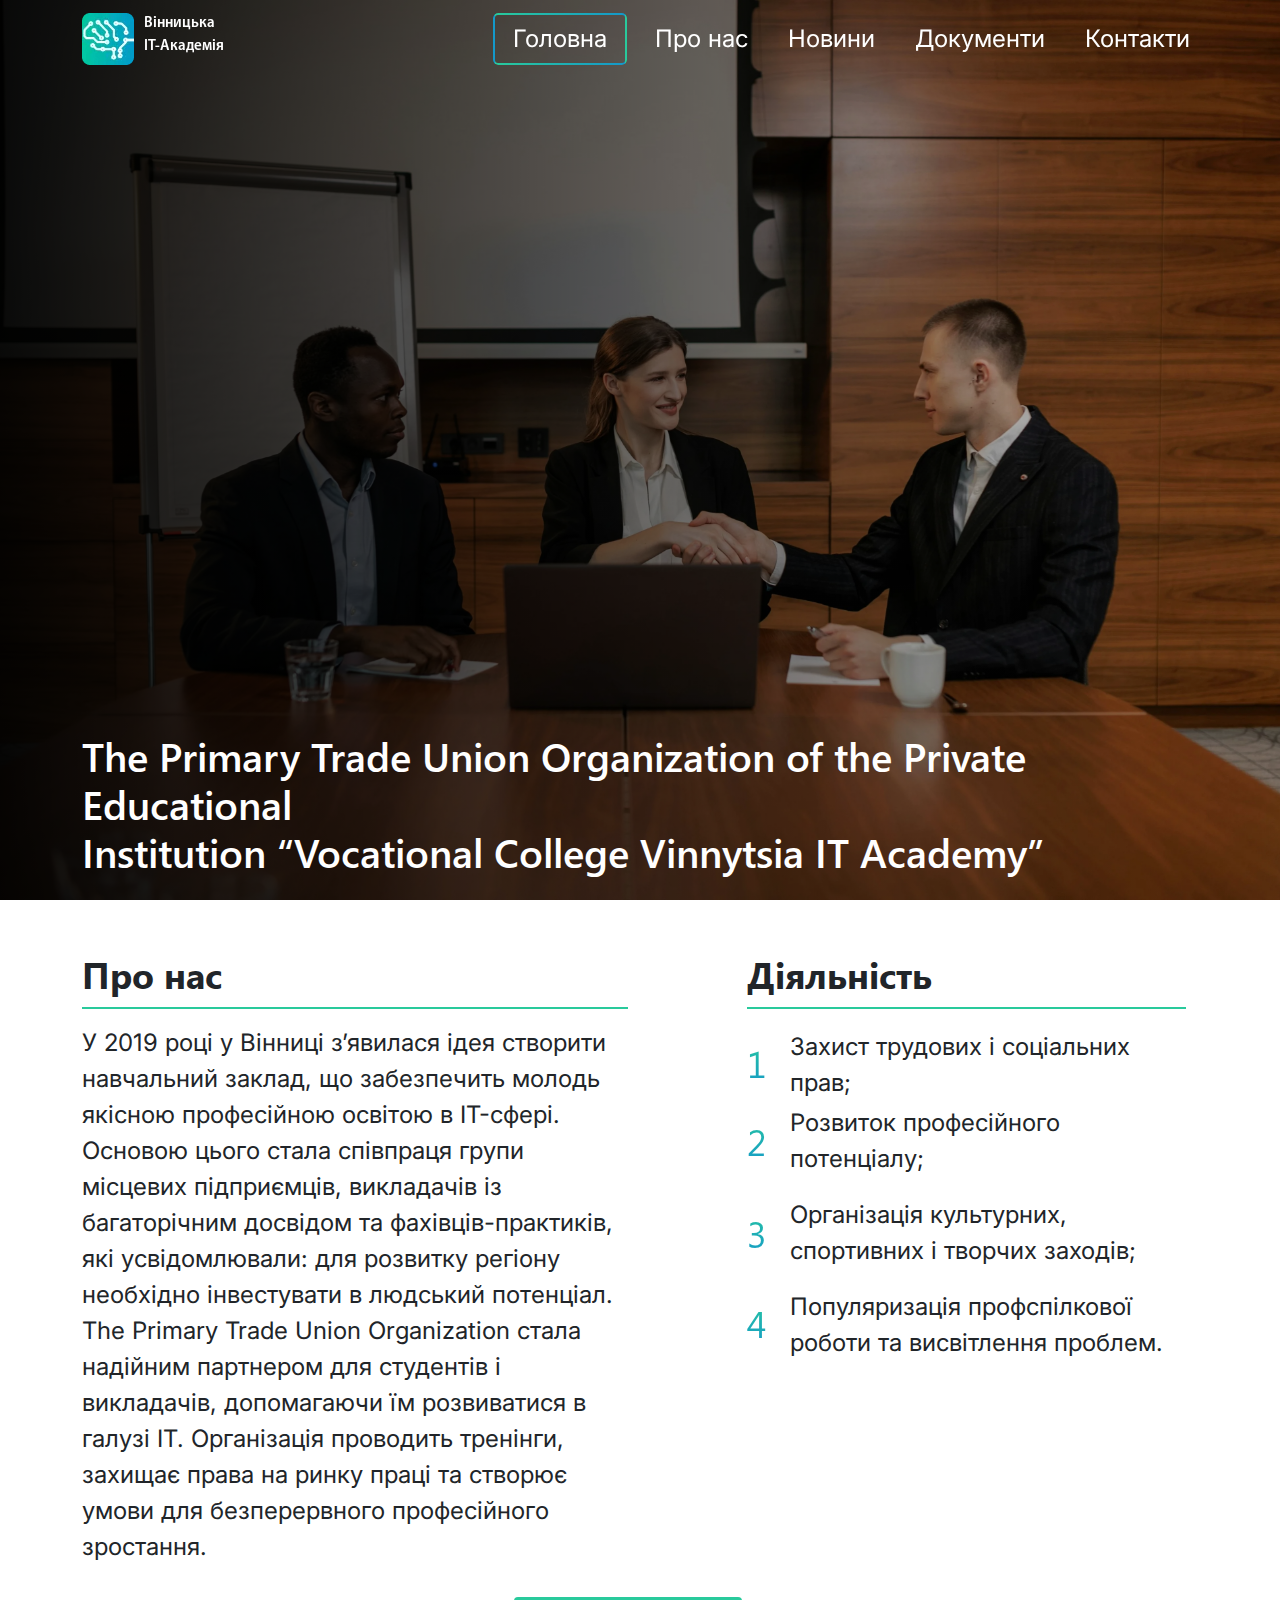
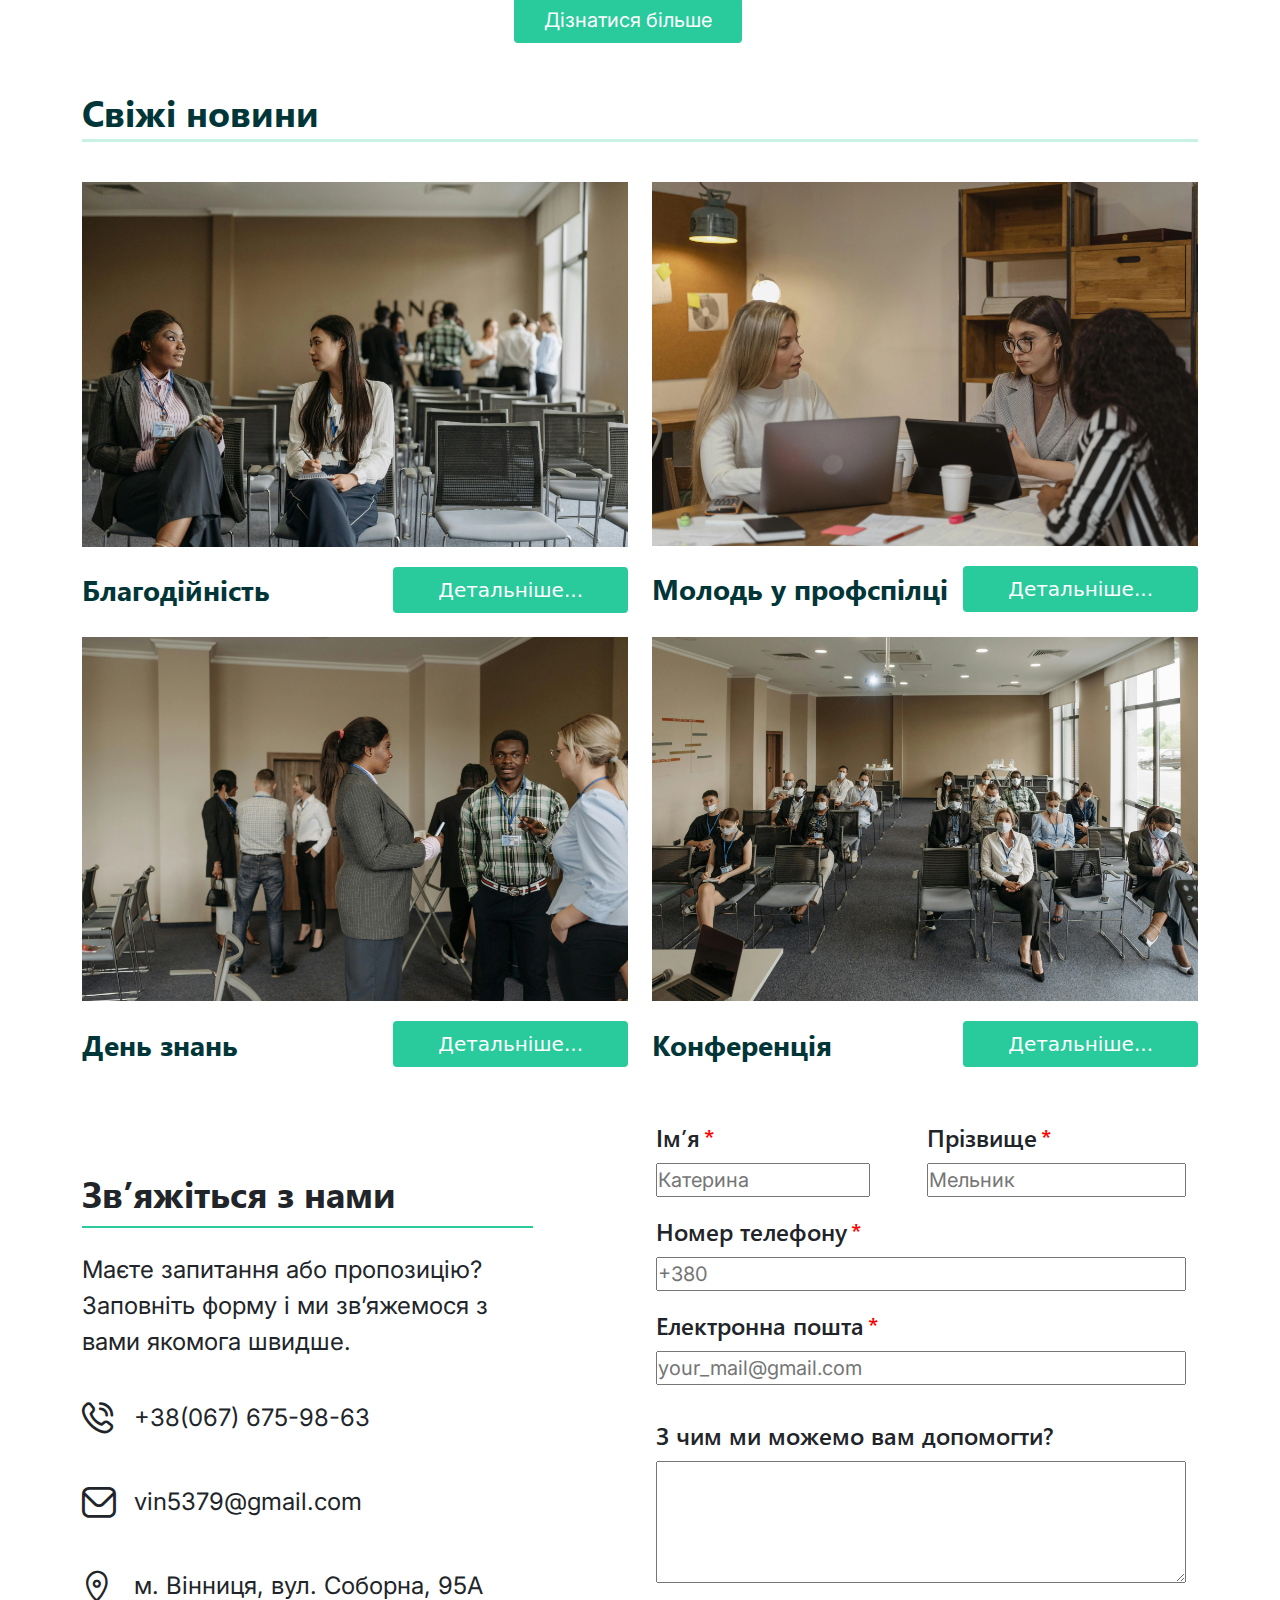
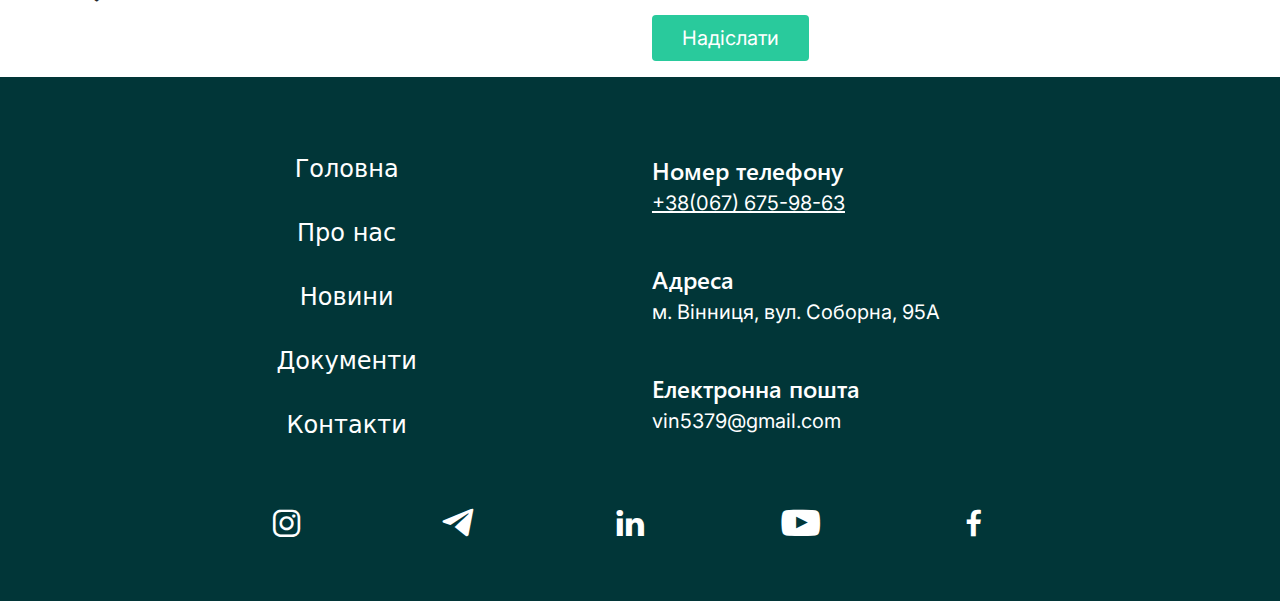
<file: index.html>
<!DOCTYPE html>
<html lang="uk">

<head>
    <meta charset="UTF-8">
    <meta http-equiv="X-UA-Compatible" content="IE=edge">
    <meta name="viewport" content="width=device-width, initial-scale=1.0">
    <title></title>
    <link href="https://cdn.jsdelivr.net/npm/bootstrap@5.3.3/dist/css/bootstrap.min.css" rel="stylesheet"
        integrity="sha384-QWTKZyjpPEjISv5WaRU9OFeRpok6YctnYmDr5pNlyT2bRjXh0JMhjY6hW+ALEwIH" crossorigin="anonymous">
    <link rel="stylesheet" href="src/css/icomoon.css">
    <link rel="stylesheet" href="src/css/style.css">
</head>

<body>
    <!--"header start"-->
    <header id="header">
        <section class="intro">

            <nav class="navbar navbar-expand-lg fixed-top navbsr-scrolled">
                <div class="container container-xl">
                    <a class="navbar-brand d-flex flex-row" href="#">
                        <img class="headerLogo" src="./src/images/LogoMark.webp" alt="Вінницька IT-Академія"
                            width="132">
                        <span class="headerLogoText d-flex flex-column">
                            <span>Вінницька</span>
                            <span>IT-Академія</span>
                        </span>
                    </a>
                    <button class="navbar-toggler" type="button" data-bs-toggle="collapse" data-bs-target="#navbarNav">
                        <span class="navbarTogglerIcon">
                            <span class="headerLine"></span>
                            <span class="headerLine"></span>
                            <span class="headerLine"></span>
                        </span>
                    </button>
                    <div class="collapse text-center navbar-collapse" id="navbarNav">
                        <ul class="navbar-nav ms-auto gap-4">
                            <li class="nav-item"><a href="./" class="nav-link text-white active">Головна</a></li>
                            <li class="nav-item"><a href="./about" class="nav-link text-white">Про нас</a></li>
                            <li class="nav-item"><a href="./all_news" class="nav-link text-white">Новини</a></li>
                            <li class="nav-item"><a href="./doc" class="nav-link text-white">Документи</a></li>
                            <li class="nav-item"><a href="./contact" class="nav-link text-white">Контакти</a></li>
                        </ul>
                    </div>
                </div>
            </nav>
            <div
                class="headerTitle container container-xl d-flex flex-column align-items-center justify-content-end text-white min-vh-100 pb-3">
                <h1 class="primary w-100">
                    The Primary Trade Union Organization of the Private Educational<br>
                    Institution “Vocational College Vinnytsia IT Academy”
                </h1>
            </div>
        </section>
    </header>

    <!--"about us section start"-->
    <div class="about_us container container-xl pt-5">
        <div class="row">
            <div class="col-lg-6 col-md-12 ps-4 pe-4">
                <div class="row">
                    <p class="aboutUsTitleFont aboutUsUnderline ps-0 ">Про нас</p>
                </div>
                <div class="row">
                    <p class="aboutUsContentFont ps-0">У 2019 році у Вінниці з’явилася ідея створити навчальний заклад,
                        що забезпечить молодь якісною
                        професійною освітою в IT-сфері. Основою цього стала співпраця групи місцевих підприємців,
                        викладачів із багаторічним досвідом та фахівців-практиків,
                        які усвідомлювали: для розвитку регіону необхідно інвестувати в людський потенціал.
                        The Primary Trade Union Organization стала надійним партнером для студентів і викладачів,
                        допомагаючи їм розвиватися в галузі IT. Організація проводить тренінги, захищає права на
                        ринку праці та створює умови для безперервного професійного зростання.</p>
                </div>
            </div>
            <div class="col-1 d-none d-lg-block"></div>
            <div class="col-lg-5 col-md-12 pe-4 ">
                <div class="row">
                    <div>
                        <p class="aboutUsTitleFont aboutUsUnderline">Діяльність</p>
                    </div>
                </div>
                <div class="row d-flex align-items-center">
                    <div class="col-1">
                        <div class="row">
                            <span class="aboutUsFontNumber">1</span>
                        </div>
                    </div>
                    <div class="col">
                        <div class="row">
                            <span class="aboutUsContentFont pt-1 ps-3">Захист трудових і соціальних прав;</span>
                        </div>
                    </div>
                </div>
                <div class="row pb-3 d-flex align-items-center">
                    <div class="col-1">
                        <div class="row">
                            <span class="aboutUsFontNumber pt-1">2</span>
                        </div>
                    </div>
                    <div class="col">
                        <div class="row">
                            <span class="d-flex align-self-center aboutUsContentFont pt-1 ps-3">Розвиток професійного
                                потенціалу;</span>
                        </div>
                    </div>
                </div>
                <div class="row pb-3 d-flex align-items-center">
                    <div class="col-1">
                        <div class="row">
                            <span class="aboutUsFontNumber pt-1">3</span>
                        </div>
                    </div>
                    <div class="col">
                        <div class="row">
                            <span class="d-flex align-self-center aboutUsContentFont pt-1 ps-3">Організація культурних,
                                спортивних і творчих заходів;</span>
                        </div>
                    </div>
                </div>
                <div class="row pb-3 d-flex align-items-center">
                    <div class="col-1">
                        <div class="row">
                            <span class="aboutUsFontNumber">4</span>
                        </div>
                    </div>
                    <div class="col">
                        <div class="row">
                            <span class="d-flex align-items-center aboutUsContentFont pt-1 ps-3">Популяризація
                                профспілкової роботи та висвітлення проблем.</span>
                        </div>
                    </div>
                </div>
            </div>
            <div class="row pt-3 pb-5">
                <span class="d-flex justify-content-center"><a href="./about"><button class="aboutUsButtonFont button">Дізнатися
                        більше</button></a></span>
            </div>
        </div>
    </div>
    <!--"about us section end"-->
    <!-- news start -->
    <div class="containerNews container container-xl">
        <h2 class="newsTitle">Свіжі новини</h2>
        <hr class="newsLine">
        <div class="newsBlock row row-cols-1 row-cols-md-2 row-cols-lg-2 g-4">

            <div class="newsSection col">
                <div class="newsCard">
                    <img class="newsImages" src="./src/images/charity.webp" alt="Благодійність">
                    <div class="newsSubImage">
                        <h5 class="newsAlt">Благодійність</h5>
                        <a href="./news" class="newsButton button">Детальніше...</a>
                    </div>
                </div>
            </div>
            <div class="newsSection col">
                <div class="newsCard">
                    <img class="newsImages" src="./src/images/youth.webp" alt="Молодь у профспілці">
                    <div class="newsSubImage">
                        <h5 class="newsAlt">Молодь у профспілці</h5>
                        <a href="./news" class="newsButton button">Детальніше...</a>
                    </div>
                </div>
            </div>
            <div class="newsSection col">
                <div class="newsCard">
                    <img class="newsImages" src="./src/images/knows.webp" alt="День знань">
                    <div class="newsSubImage">
                        <h5 class="newsAlt">День знань</h5>
                        <a href="./news" class="newsButton button">Детальніше...</a>
                    </div>
                </div>
            </div>
            <div class="newsSection col">
                <div class="newsCard">
                    <img class="newsImages" src="./src/images/conference.webp" alt="Конференція">
                    <div class="newsSubImage">
                        <h5 class="newsAlt">Конференція</h5>
                        <a href="./news" class="newsButton button">Детальніше...</a>
                    </div>
                </div>
            </div>
        </div>
    </div>
    <!-- news end -->
    <!--"form start"-->

    <div class="form conteiner container-sm pt-5">
        <div class="row pt-md-1">
            <div class="col-lg-5 col-md-12 pt-5">
                <div class="row p-0 m-0">
                    <p class="contactUsTitleFont formUnderline ps-0">Зв’яжіться з нами</p>
                </div>
                <div class="row pt-2">
                    <p class="contactUsContentFont ">Маєте запитання або пропозицію? Заповніть
                        форму і ми зв’яжемося з вами якомога швидше.
                    </p>
                </div>
                <div class="formSocial">
                    <div class="row d-flex align-items-center pt-4">
                        <div class="col-1 ">
                            <div class="row">
                                <span class="icon-phone fs-2"></span>
                            </div>
                        </div>
                        <div class="col">
                            <div class="row">
                                <span class="ps-4 d-flex align-self-center contactUsContentFont">+38(067)
                                    675-98-63</span>
                            </div>
                        </div>
                    </div>
                    <div class="row d-flex align-items-center pt-5">
                        <div class="col-1 ">
                            <div class="row">
                                <span class="icon-envelop fs-2"></span>
                            </div>
                        </div>
                        <div class="col">
                            <div class="row">
                                <span
                                    class="ps-4 d-flex align-self-center contactUsContentFont">vin5379@gmail.com</span>
                            </div>
                        </div>
                    </div>
                    <div class="row d-flex align-items-center pt-5 pb-5">
                        <div class="col-1">
                            <div class="row">
                                <span class="icon-geolocation ps-3 fs-2"></span>
                            </div>
                        </div>
                        <div class="col">
                            <div class="row">
                                <span class="ps-4 d-flex align-self-center contactUsContentFont">м. Вінниця, вул.
                                    Соборна, 95А</span>
                            </div>
                        </div>
                    </div>
                </div>
            </div>

            <div class="col-1 d-none d-lg-block"></div>
            <div class="col-lg-6 col-md-12 ps-sm-3">
                <div class="formContainer">
                    <form class="form">
                        <div class="row p-0 m-0">
                            <div class="col-lg-5 col-md-12 pe-4">
                                <div class="row">
                                    <label for="first-name" class="col-sm-2 ps-0 formFontTitle">Ім’я<span
                                            class="formRequired">*</span></label>
                                </div>
                                <div class="row pb-3 pt-2">
                                    <input type="text" class="formControl formFontContent formBorder ps-0"
                                        id="first-name" placeholder="Катерина" required>
                                    <div class="error"></div>
                                </div>
                            </div>
                            <div class="col-1 d-none d-lg-block"></div>
                            <div class="col-lg-6 col-md-12 pe-4">
                                <div class="row">
                                    <label for="last-name" class="col-sm-2 ps-0 formFontTitle">Прізвище<span
                                            class="formRequired">*</span></label>
                                </div>
                                <div class="row pb-3 pt-2">
                                    <input type="text" class="formControl formFontContent formBorder ps-0"
                                        id="last-name" placeholder="Мельник" required>
                                    <div class="error"></div>
                                </div>
                            </div>
                        </div>
                        <div class="row p-0 m-0">
                            <div class="col-12 pe-4">
                                <div class="row">
                                    <label for="phone" class="formFontTitle ps-0">Номер
                                        телефону<span class="formRequired">*</span></label>
                                </div>
                                <div class="row pb-3 pt-2">
                                    <input type="text" class="formControl formFontContent formBorder ps-0" id="phone"
                                        placeholder="+380" maxlength="13" required>
                                    <div class="error"></div>
                                </div>
                            </div>
                        </div>
                        <div class="row pb-3 p-0 m-0">
                            <div class="col-12 pe-4">
                                <div class="row">
                                    <label for="email" class="formFontTitle ps-0">Електронна пошта<span
                                            class="formRequired">*</span></label>
                                </div>
                                <div class="row pb-3 pt-2">
                                    <input type="email" class="formControl formFontContent formBorder ps-0" id="email"
                                        placeholder="your_mail@gmail.com" required>
                                    <div class="error"></div>
                                </div>
                                <div class="error"></div>
                            </div>
                        </div>
                        <div class="row p-0 m-0 pb-3">
                            <div class="col-12 pe-4">
                                <div class="row">
                                    <label for="message" class="formFontTitle ps-0">З чим ми можемо вам
                                        допомогти?</label>
                                </div>
                                <div class="row pb-3 pt-2">
                                    <textarea class="formFontContent ps-0 formBorder" id="message" rows="4"
                                        placeholder=""></textarea>
                                </div>
                            </div>
                        </div>
                        <div class="row ps-0 pb-3">
                            <div class="ps-2">
                                <button type="submit" class="formButtonFont button formSubmitButton">Надіслати</button>
                            </div>
                        </div>
                    </form>

                </div>
            </div>
        </div>
    </div>
    <!--"form end" -->


    <!--"footer start"-->
    <footer class="footer ">
        <div class="footer_container container container-xl pt-5">
            <div class="row me-2 g-5">
                <div class="col-2 d-none d-lg-block"></div>
                <div class="col-lg-2 col-md-6 pb-md-4 d-none d-lg-block ps-0">
                    <div class="row">
                        <ul>
                            <li class="pt-4"><a class="footerColorTextElement foterButton" href="./"><span
                                        class="footerLink">Головна</span></a></li>
                            <li class="pt-4"><a class="footerColorTextElement foterButton" href="./about"><span
                                        class="footerLink">Про нас</span></a></li>
                            <li class="pt-4"><a class="footerColorTextElement foterButton" href="./news"><span
                                        class="footerLink">Новини</span></a></li>
                            <li class="pt-4"><a class="footerColorTextElement foterButton" href="./doc"><span
                                        class="footerLink">Документи</span></a></li>
                            <li class="pt-4"><a class="footerColorTextElement foterButton" href="./contact"><span
                                        class="footerLink">Контакти</span></a></li>
                        </ul>
                    </div>
                </div>

                <div class="col-2 empty_container d-none d-lg-block"></div>
                <div class="col-lg-5 col-md-12">

                    <ul class="ps-0 ps-lg-1">
                        <div class="row pt-3">
                            <div class="footerConteinerRightFont">Номер телефону</div>
                            <a class="text-reset" href="tel:+380676759863">
                                <p class="footerTextElementP text-decoration-underline">+38(067) 675-98-63</p>
                            </a>
                        </div>
                        <div class="row pt-3">
                            <div class="footerConteinerRightFont">Адреса</div>
                            <p class="footerTextElementP">м. Вінниця, вул. Соборна, 95А</p>
                        </div>

                        <div class="row pt-3">
                            <div class="footerConteinerRightFont">Електронна пошта</div>
                            <a class="text-reset" href="mailto:vin5379@gmail.com">
                                <p class="footerTextElementP">vin5379@gmail.com</p>
                            </a>
                        </div>
                    </ul>
                </div>
            </div>

            <div class="row ">
                <div class="col-2 empty_container d-none d-lg-block"></div>
                <div class="col-lg-9 ps-md-2 pt-2 pb-5 pe">

                    <div class="row ">
                        <div class="col p-0">
                            <a href="#">
                                <div class="icon-container button_border "><i class="icon-instagram icon"></i></div>
                            </a>
                        </div>
                        <div class="col p-0">
                            <a href="#">
                                <div class="icon-container button_border"><i class="icon-telegram icon"></i></div>
                            </a>
                        </div>
                        <div class="col p-0">
                            <a href="#">
                                <div class="icon-container button_border"><i class="icon-linkedin icon"></i></div>
                            </a>
                        </div>
                        <div class="col p-0">
                            <a href="#">
                                <div class="icon-container button_border"><i class="icon-youtube icon"></i></div>
                            </a>
                        </div>
                        <div class="col p-0">
                            <a href="#">
                                <div class="icon-container button_border"><i class="icon-facebook icon"></i></div>
                            </a>
                        </div>
                    </div>

                </div>
                <div class="col-1 d-none d-lg-block"></div>
            </div>
        </div>
    </footer>
    <!--"footer end"-->
    <script src="https://cdn.jsdelivr.net/npm/bootstrap@5.3.3/dist/js/bootstrap.bundle.min.js"
        integrity="sha384-YvpcrYf0tY3lHB60NNkmXc5s9fDVZLESaAA55NDzOxhy9GkcIdslK1eN7N6jIeHz"
        crossorigin="anonymous"></script>
    <script src="src/js/script.js"></script>
</body>

</html>
</file>
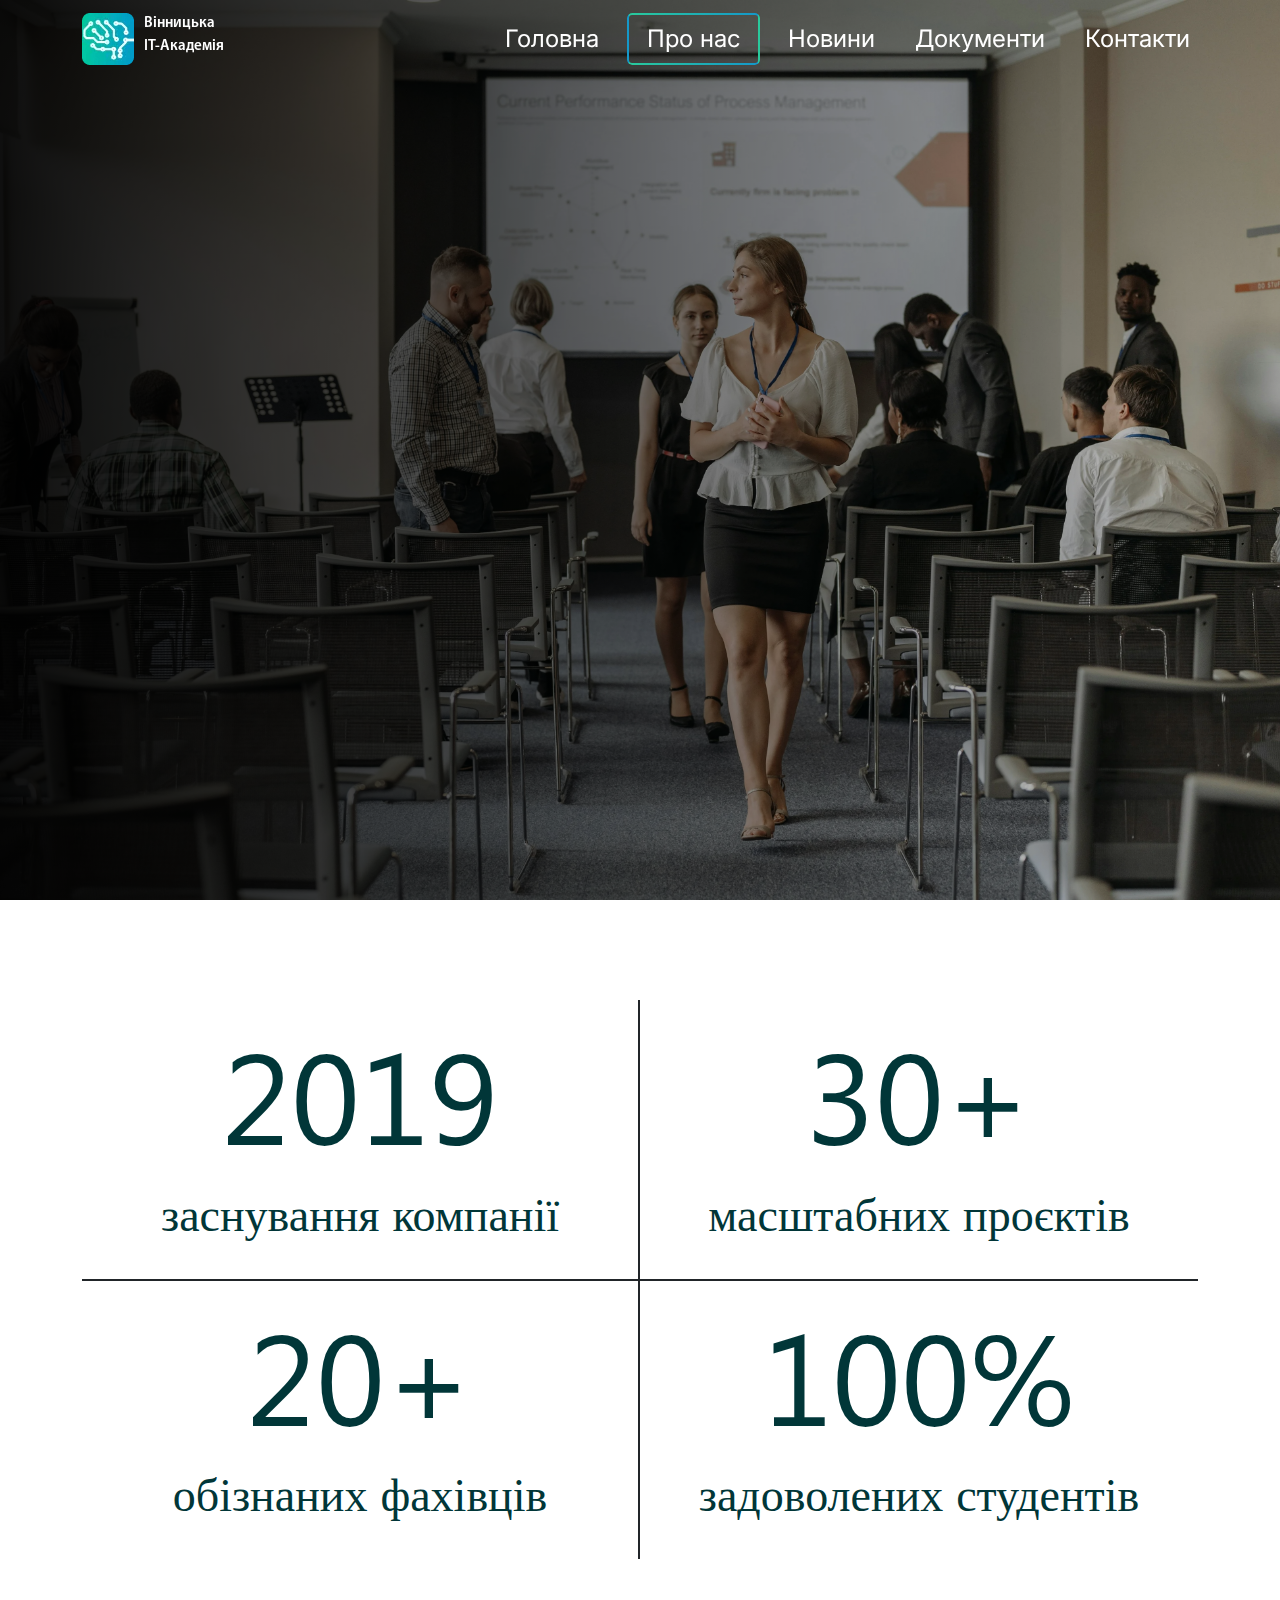
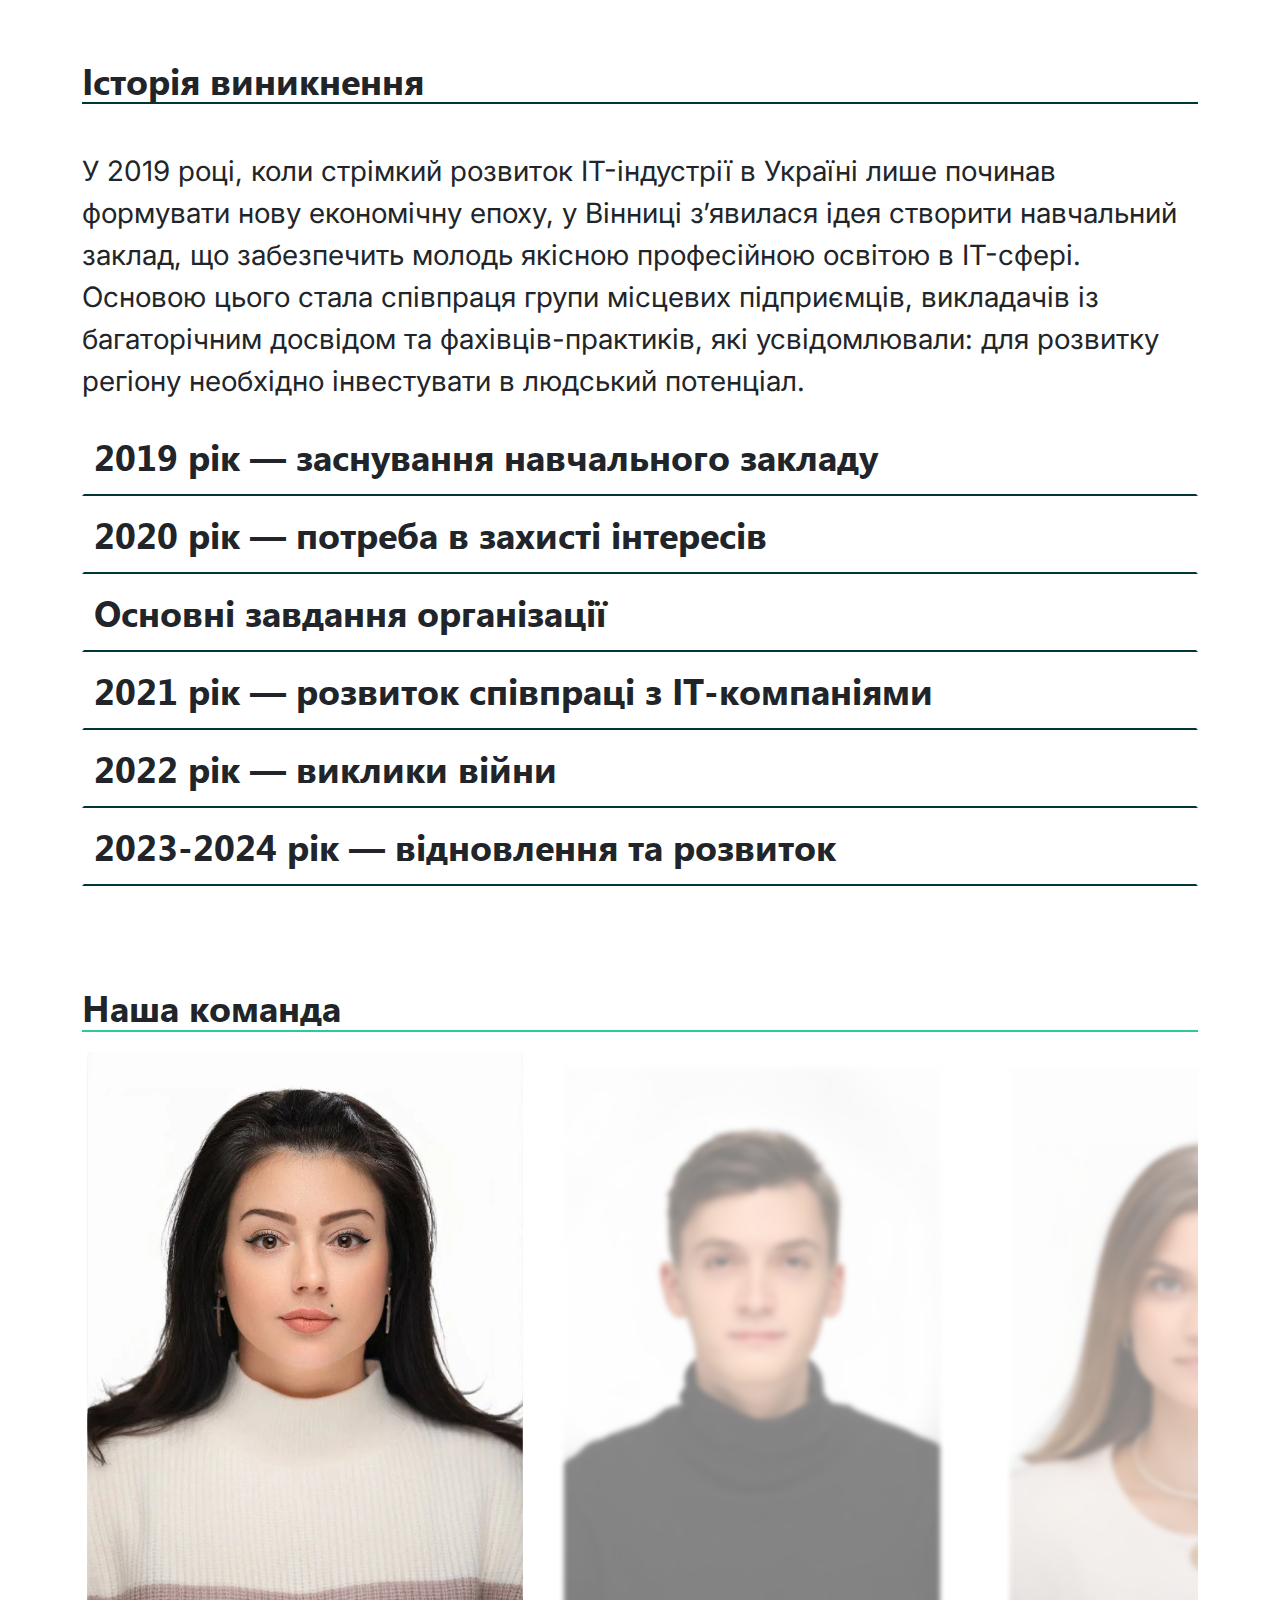
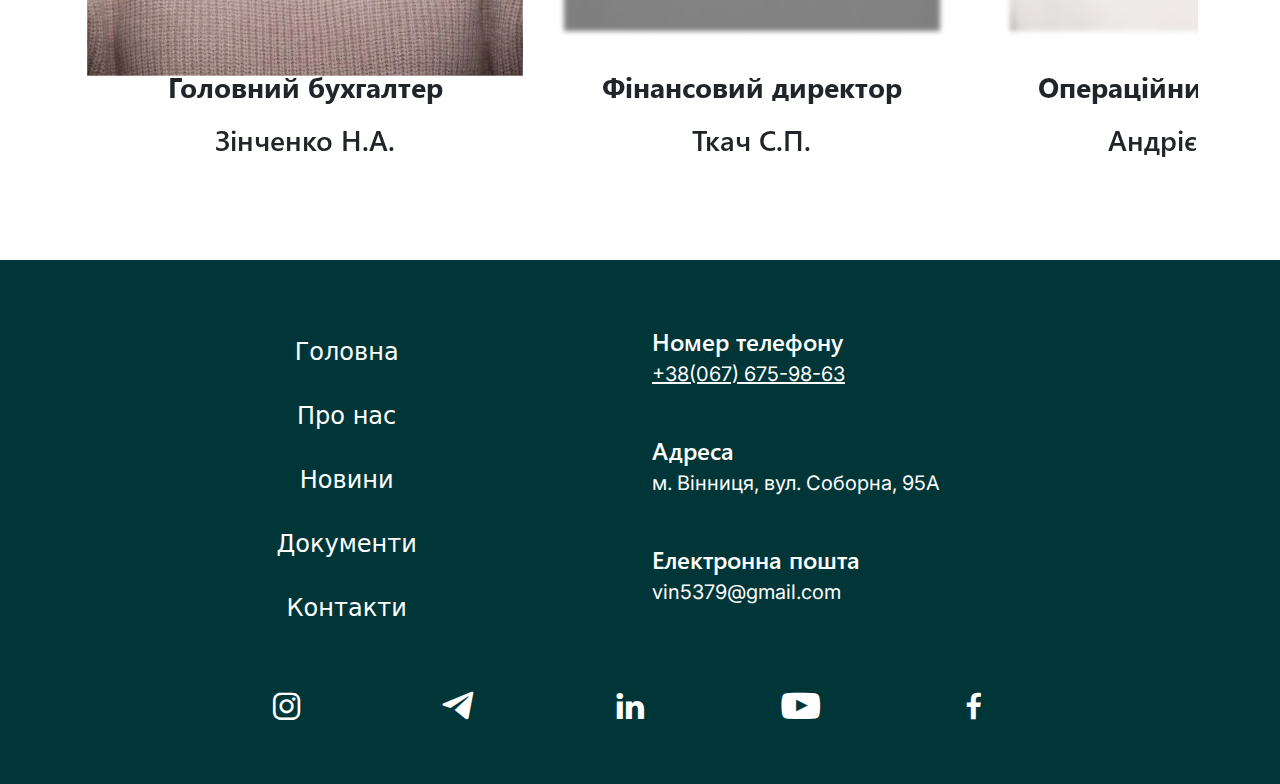
<file: about.html>
<!DOCTYPE html>
<html lang="uk">

<head>
    <meta charset="UTF-8">
    <meta http-equiv="X-UA-Compatible" content="IE=edge">
    <meta name="viewport" content="width=device-width, initial-scale=1.0">
    <title></title>
    <link href="https://cdn.jsdelivr.net/npm/bootstrap@5.3.3/dist/css/bootstrap.min.css" rel="stylesheet"
        integrity="sha384-QWTKZyjpPEjISv5WaRU9OFeRpok6YctnYmDr5pNlyT2bRjXh0JMhjY6hW+ALEwIH" crossorigin="anonymous">
    <link rel="stylesheet" href="src/css/icomoon.css">
    <link rel="stylesheet" href="src/css/style.css">
    <link rel="stylesheet" href="https://cdn.jsdelivr.net/npm/swiper/swiper-bundle.min.css" />
</head>

<body>
    <!--"header start"-->
    <header id="header">
        <section class="aboutIntro min-vh-100">
            <nav class="navbar navbar-expand-lg fixed-top navbsr-scrolled">
                <div class="container container-xl">
                    <a class="navbar-brand d-flex flex-row" href="#">
                        <img class="headerLogo" src="./src/images/LogoMark.webp" alt="Вінницька IT-Академія"
                            width="132">
                        <span class="headerLogoText d-flex flex-column text-white">
                            <span>Вінницька</span>
                            <span>IT-Академія</span>
                        </span>
                    </a>
                    <button class="navbar-toggler" type="button" data-bs-toggle="collapse" data-bs-target="#navbarNav">
                        <span class="navbarTogglerIcon">
                            <span class="headerLine bg-white"></span>
                            <span class="headerLine bg-white"></span>
                            <span class="headerLine bg-white"></span>
                        </span>
                    </button>
                    <div class="collapse text-center navbar-collapse" id="navbarNav">
                        <ul class="navbar-nav ms-auto gap-4">
                            <li class="nav-item"><a href="./" class="nav-link text-white">Головна</a></li>
                            <li class="nav-item"><a href="./about" class="nav-link text-white active">Про нас</a></li>
                            <li class="nav-item"><a href="./all_news" class="nav-link text-white">Новини</a></li>
                            <li class="nav-item"><a href="./doc" class="nav-link text-white">Документи</a></li>
                            <li class="nav-item"><a href="./contact" class="nav-link text-white">Контакти</a></li>
                        </ul>
                    </div>
                </div>
            </nav>
        </section>
    </header>
    <!--"header end"-->
    <!--"statistic start"-->
    <div class="container container-xl">
        <div class="statisticBlock row row-cols-2 row-cols-md-2 row-cols-lg-2">
            <div class="col border-end border-bottom border-2 border-dark text-center p-3">
                <h2 class="statistic">2019</h2>
                <p class="statisticP">заснування компанії</p>
            </div>
            <div class="col border-bottom border-2 border-dark text-center p-3">
                <h2 class="statistic">30+</h2>
                <p class="statisticP">масштабних проєктів</p>
            </div>
            <div class="col statisticLine border-end border-2 border-dark text-center p-3">
                <h2 class="statistic">20+</h2>
                <p class="statisticP">обізнаних фахівців</p>
            </div>
            <div class="col text-center p-3">
                <h2 class="statistic">100%</h2>
                <p class="statisticP">задоволених студентів</p>
            </div>
        </div>
    </div>
    <!--"statistic end"-->
    <!--"history start"-->
    <section class="history w-100">
        <div class="container">
            <h2 class="historyTitle">Історія виникнення</h2>
            <p class="historyText">
                У 2019 році, коли стрімкий розвиток IT-індустрії в Україні лише починав формувати нову економічну епоху,
                у Вінниці з’явилася ідея створити навчальний заклад, що забезпечить молодь якісною професійною освітою в
                IT-сфері. Основою цього стала співпраця групи місцевих підприємців, викладачів із багаторічним досвідом
                та фахівців-практиків, які усвідомлювали: для розвитку регіону необхідно інвестувати в людський
                потенціал.
            </p>
            <div class="accordion-container">
                <div class="accordion-item">
                    <div class="accordion-header" data-toggle="accordion">
                        <span class="year">2019 рік</span> — заснування навчального закладу
                    </div>
                    <div class="accordion-content">
                        <p class="historyText">У 2019 році був створений освітній заклад, який сфокусувався на сучасній
                            підготовці спеціалістів в IT-галузі. Головною ідеєю було створення платформи, яка поєднала б
                            академічні знання із реальними потребами ринку праці. Основні досягнення року:<br>
                        <div class="historyItem">
                            <div class="historyNumber historyText">
                                <span class="historyText">1.</span> Формування команди: Зібрано групу викладачів із
                                практичним досвідом у програмуванні, дизайні, кібербезпеці та інших напрямках IT.
                            </div>
                            <div class="historyNumber historyText">
                                <span class="historyText">2.</span> Створення матеріально-технічної бази: Оснащено
                                комп’ютерні класи, лабораторії та спеціалізовані аудиторії сучасною технікою.
                            </div>
                            <div class="historyNumber historyText">
                                <span class="historyText">3.</span> Перший набір студентів: Проведено вступну кампанію,
                                під час якої зроблено акцент на заохоченні талановитої молоді та наданні доступу до
                                навчання для різних категорій населення, включаючи пільгові програми.
                            </div>
                            <div class="historyNumber historyText">
                                <span class="historyText">4.</span> Розробка програм навчання: Створено гнучкі програми,
                                які адаптуються під змінні потреби IT-галузі. Основний акцент зроблено на практичних
                                заняттях і командній роботі.
                            </div>
                            </p>
                            <div class="history2019 min-vh-100"></div>
                        </div>
                    </div>
                    <div class="accordion-item">
                        <div class="accordion-header" data-toggle="accordion">
                            <span class="year">2020 рік</span> — потреба в захисті інтересів
                        </div>
                        <div class="accordion-content">
                            <p class="historyText">Пандемія COVID-19 стала значним викликом, що змусив змінити підходи
                                до навчання та організації освітнього процесу. Основні події року:
                            <div class="historyItem">
                                <div class="historyNumber historyText">
                                    <span class="historyText">1.</span> Перехід на дистанційне навчання: Запроваджено
                                    онлайн-платформи, такі як Zoom, Moodle та Microsoft Teams, для проведення лекцій,
                                    практичних занять і тестування.
                                </div>
                                <div class="historyNumber historyText">
                                    <span class="historyText">2.</span> Юридичний захист студентів і викладачів: Виникла
                                    необхідність у створенні профспілки, яка б відстоювала права членів закладу, зокрема
                                    щодо організації навчання, забезпечення стипендій, трудових гарантій викладачів.
                                </div>
                                <div class="historyNumber historyText">
                                    <span class="historyText">3.</span> Підтримка малозабезпечених студентів:
                                    Організовано допомогу у вигляді технічного забезпечення (передача ноутбуків,
                                    планшетів) для тих, хто не мав змоги брати участь у дистанційному навчанні.
                                </div>
                                <div class="historyNumber historyText">
                                    <span class="historyText">4.</span> Впровадження нових методів викладання: Викладачі
                                    проходили додаткові тренінги для ефективної роботи в онлайн-форматі.
                                </div>
                                </p>
                                <div class="history2020 min-vh-100"></div>
                            </div>
                        </div>
                        <div class="accordion-item">
                            <div class="accordion-header" data-toggle="accordion">
                                <span class="year"></span> Основні завдання організації
                            </div>
                            <div class="accordion-content">
                                <p class="historyText">На цьому етапі було сформовано базові напрями діяльності
                                    профспілки:
                                <div class="historyItem">
                                    <div class="historyNumber historyText">
                                        <span class="historyText">1.</span> Юридичний захист: Забезпечення консультацій
                                        для студентів і викладачів щодо правових питань (захист прав у конфліктах із
                                        адміністрацією, підтримка у питаннях академічної доброчесності).
                                    </div>
                                    <div class="historyNumber historyText">
                                        <span class="historyText">2.</span> Організація заходів для розвитку студентів:
                                        Проведення воркшопів, конференцій та навчальних сесій із залученням фахівців із
                                        IT-компаній.
                                    </div>
                                    <div class="historyNumber historyText">
                                        <span class="historyText">3.</span> Соціальна підтримка: Запровадження програм
                                        допомоги для студентів із малозабезпечених сімей, організація стипендій і
                                        грантів.
                                    </div>
                                    <div class="historyNumber historyText">
                                        <span class="historyText">4.</span> Покращення навчальної бази: Постійне
                                        оновлення навчальних матеріалів і технічного забезпечення.
                                    </div>
                                    <div class="historyNumber historyText">
                                        <span class="historyText">5.</span> Взаємодія із зовнішніми партнерами: Розробка
                                        механізмів співпраці з бізнесом для залучення додаткових ресурсів та
                                        працевлаштування студентів.
                                    </div>
                                    </p>
                                </div>
                            </div>
                            <div class="accordion-item">
                                <div class="accordion-header" data-toggle="accordion">
                                    <span class="year">2021 рік</span> — розвиток співпраці з IT-компаніями
                                </div>
                                <div class="accordion-content">
                                    <p class="historyText">У 2021 році основною стратегією розвитку закладу стало
                                        розширення партнерства з IT-компаніями. Це сприяло:
                                    <div class="historyNumber historyText">
                                        <span class="historyText">1.</span> Запровадженню стажувань: Студенти почали
                                        проходити практику у реальних компаніях із можливістю залишитися там на
                                        постійній основі.
                                    </div>
                                    <div class="historyNumber historyText">
                                        <span class="historyText">2.</span> Участі студентів у проєктах компаній:
                                        Навчальні групи розробляли реальні продукти для бізнесу (вебсайти, мобільні
                                        додатки).
                                    </div>
                                    <div class="historyNumber historyText">
                                        <span class="historyText">3.</span> Менторській підтримці: Працівники компаній
                                        проводили лекції, давали поради студентам, ділилися своїм досвідом.
                                    </div>
                                    <div class="historyNumber historyText">
                                        <span class="historyText">4.</span> Організації хакатонів і конкурсів: Залучення
                                        студентів до змагань, які дозволяли їм показати свої навички і знайти
                                        роботодавців.
                                    </div>
                                    <div class="historyNumber historyText">
                                        <span class="historyText">5.</span> Оновленню програм: За допомогою компаній
                                        переглядали навчальні курси, додаючи нові технології (наприклад, робота зі
                                        штучним інтелектом, блокчейн).
                                    </div>
                                    </p>
                                    <div class="history2021 min-vh-100"></div>
                                </div>
                            </div>
                            <div class="accordion-item">
                                <div class="accordion-header" data-toggle="accordion">
                                    <span class="year">2022 рік</span> — виклики війни
                                </div>
                                <div class="accordion-content">
                                    <p class="historyText">Повномасштабне вторгнення Росії в Україну змінило всі плани.
                                        Заклад і профспілка стикнулися з такими проблемами:
                                    <div class="historyNumber historyText">
                                        <span class="historyText">1.</span> Переміщення студентів і викладачів: Частина
                                        членів організації евакуювалась у безпечні регіони або за кордон. Для них
                                        організували дистанційне навчання.
                                    </div>
                                    <div class="historyNumber historyText">
                                        <span class="historyText">2.</span> Волонтерська діяльність: Заклад став центром
                                        підтримки — організовували збори коштів, медикаментів, продуктів, розробляли
                                        програмне забезпечення для ЗСУ (наприклад, мобільні додатки для логістики).
                                    </div>
                                    <div class="historyNumber historyText">
                                        <span class="historyText">3.</span> Забезпечення безпеки: Було обладнано укриття
                                        та створено кризові плани на випадок обстрілів.
                                    </div>
                                    <div class="historyNumber historyText">
                                        <span class="historyText">4.</span> Моральна підтримка: Організовано
                                        онлайн-групи підтримки, консультації з психологами для викладачів і студентів.
                                    </div>
                                    <div class="historyNumber historyText">
                                        <span class="historyText">5.</span> Продовження навчального процесу: Навіть в
                                        умовах війни навчання не зупинилось, було адаптовано програми до нових реалій.
                                    </div>
                                    </p>
                                </div>
                            </div>
                            <div class="accordion-item">
                                <div class="accordion-header" data-toggle="accordion">
                                    <span class="year">2023-2024 рік</span> — відновлення та розвиток
                                </div>
                                <div class="accordion-content">
                                    <p class="historyText">Після найскладнішого періоду розпочалася робота над
                                        відновленням і подальшим розвитком:
                                    <div class="historyNumber historyText">
                                        <span class="historyText">1.</span> Залучення міжнародної допомоги: Організація
                                        співпрацювала з європейськими фондами, отримуючи гранти на розвиток освіти й
                                        підтримку студентів.
                                    </div>
                                    <div class="historyNumber historyText">
                                        <span class="historyText">2.</span> Розширення навчальних програм: Додано нові
                                        спеціалізації, такі як кібербезпека, аналіз великих даних, розробка ігор.
                                    </div>
                                    <div class="historyNumber historyText">
                                        <span class="historyText">3.</span> Проєкти для ветеранів та ВПО: Проведення
                                        безкоштовних курсів IT для ветеранів війни, переселенців та інших постраждалих.
                                    </div>
                                    <div class="historyNumber historyText">
                                        <span class="historyText">4.</span> Технічне оновлення: Придбано нове
                                        обладнання, відкрито лабораторії для експериментальних проєктів (друк
                                        3D-моделей, AR/VR-технології).
                                    </div>
                                    <div class="historyNumber historyText">
                                        <span class="historyText">5.</span> Міжнародний досвід: Організовано стажування
                                        для студентів і викладачів у партнерських університетах ЄС.
                                    </div>
                                    <div class="historyNumber historyText">
                                        <span class="historyText">6.</span> Популяризація професії: Проведення
                                        загальнонаціональних конкурсів і конференцій, щоб привернути увагу до сучасної
                                        освіти та IT-галузі.
                                    </div>
                                    </p>
                                    <div class="history2023 min-vh-100"></div>
                                </div>
                            </div>
                        </div>
                    </div>
    </section>
    <!--"history end"-->
    <!--"team start"-->
    <section class="team-section container">
        <h2 class="team-title">Наша команда</h2>
        <div class="swiper team-slider">
            <div class="swiper-wrapper">
                <div class="swiper-slide">
                    <img src="./src/images/chiefAccountant.webp" alt="Головний бухгалтер" class="team-photo active">
                    <p class="teamPosition">Головний бухгалтер</p>
                    <p class="teamName">Зінченко Н.А.</p>
                </div>
                <div class="swiper-slide">
                    <img src="./src/images/finDir.webp" alt="Фінансовий директор" class="team-photo">
                    <p class="teamPosition">Фінансовий директор</p>
                    <p class="teamName">Ткач С.П.</p>
                </div>
                <div class="swiper-slide">
                    <img src="./src/images/operatDir.webp" alt="Операційний директор" class="team-photo">
                    <p class="teamPosition">Операційний директор</p>
                    <p class="teamName">Андрієва М.Т.</p>
                </div>
                <div class="swiper-slide">
                    <img src="./src/images/secretary.webp" alt="Операційний директор" class="team-photo">
                    <p class="teamPosition">Секретар</p>
                    <p class="teamName">Ковальчук О.С.</p>
                </div>
                <div class="swiper-slide">
                    <img src="./src/images/generalDir.webp" alt="Операційний директор" class="team-photo">
                    <p class="teamPosition text-center">Генеральний директор</p>
                    <p class="teamName text-center">Марчук Т.С.</p>
                </div>
            </div>
        </div>
    </section>
    <!--"team end"-->
    <!--"footer start"-->
    <footer class="footer ">
        <div class="footer_container container container-xl pt-5">
            <div class="row me-2 g-5">
                <div class="col-2 d-none d-lg-block"></div>
                <div class="col-lg-2 col-md-6 pb-md-4 d-none d-lg-block ps-0">
                    <div class="row">
                        <ul>
                            <li class="pt-4"><a class="footerColorTextElement foterButton" href="./"><span
                                        class="footerLink">Головна</span></a></li>
                            <li class="pt-4"><a class="footerColorTextElement foterButton" href="./about"><span
                                        class="footerLink">Про нас</span></a></li>
                            <li class="pt-4"><a class="footerColorTextElement foterButton" href="./news"><span
                                        class="footerLink">Новини</span></a></li>
                            <li class="pt-4"><a class="footerColorTextElement foterButton" href="./doc"><span
                                        class="footerLink">Документи</span></a></li>
                            <li class="pt-4"><a class="footerColorTextElement foterButton" href="./contact"><span
                                        class="footerLink">Контакти</span></a></li>
                        </ul>
                    </div>
                </div>

                <div class="col-2 empty_container d-none d-lg-block"></div>
                <div class="col-lg-5 col-md-12">

                    <ul class="ps-0 ps-lg-1">
                        <div class="row pt-1">
                            <div class="footerConteinerRightFont">Номер телефону</div>
                            <a class="text-reset" href="tel:+380676759863">
                                <p class="footerTextElementP text-decoration-underline">+38(067) 675-98-63</p>
                            </a>
                        </div>
                        <div class="row pt-3">
                            <div class="footerConteinerRightFont">Адреса</div>
                            <p class="footerTextElementP">м. Вінниця, вул. Соборна, 95А</p>
                        </div>

                        <div class="row pt-3">
                            <div class="footerConteinerRightFont">Електронна пошта</div>
                            <a class="text-reset" href="mailto:vin5379@gmail.com">
                                <p class="footerTextElementP">vin5379@gmail.com</p>
                            </a>
                        </div>
                    </ul>
                </div>
            </div>

            <div class="row ">
                <div class="col-2 empty_container d-none d-lg-block"></div>
                <div class="col-lg-9 ps-md-2 pt-2 pb-5 pe">

                    <div class="row ">
                        <div class="col p-0">
                            <a href="#">
                                <div class="icon-container button_border "><i class="icon-instagram icon"></i></div>
                            </a>
                        </div>
                        <div class="col p-0">
                            <a href="#">
                                <div class="icon-container button_border"><i class="icon-telegram icon"></i></div>
                            </a>
                        </div>
                        <div class="col p-0">
                            <a href="#">
                                <div class="icon-container button_border"><i class="icon-linkedin icon"></i></div>
                            </a>
                        </div>
                        <div class="col p-0">
                            <a href="#">
                                <div class="icon-container button_border"><i class="icon-youtube icon"></i></div>
                            </a>
                        </div>
                        <div class="col p-0">
                            <a href="#">
                                <div class="icon-container button_border"><i class="icon-facebook icon"></i></div>
                            </a>
                        </div>
                    </div>

                </div>
                <div class="col-1 d-none d-lg-block"></div>
            </div>
        </div>
    </footer>
    <!--"footer end"-->
    <script src="https://cdn.jsdelivr.net/npm/bootstrap@5.3.3/dist/js/bootstrap.bundle.min.js"
        integrity="sha384-YvpcrYf0tY3lHB60NNkmXc5s9fDVZLESaAA55NDzOxhy9GkcIdslK1eN7N6jIeHz"
        crossorigin="anonymous"></script>
    <script src="https://cdn.jsdelivr.net/npm/swiper/swiper-bundle.min.js"></script>
    <script src="src/js/accordion.js"></script>
    <script src="src/js/script.js"></script>
</body>

</html>
</file>
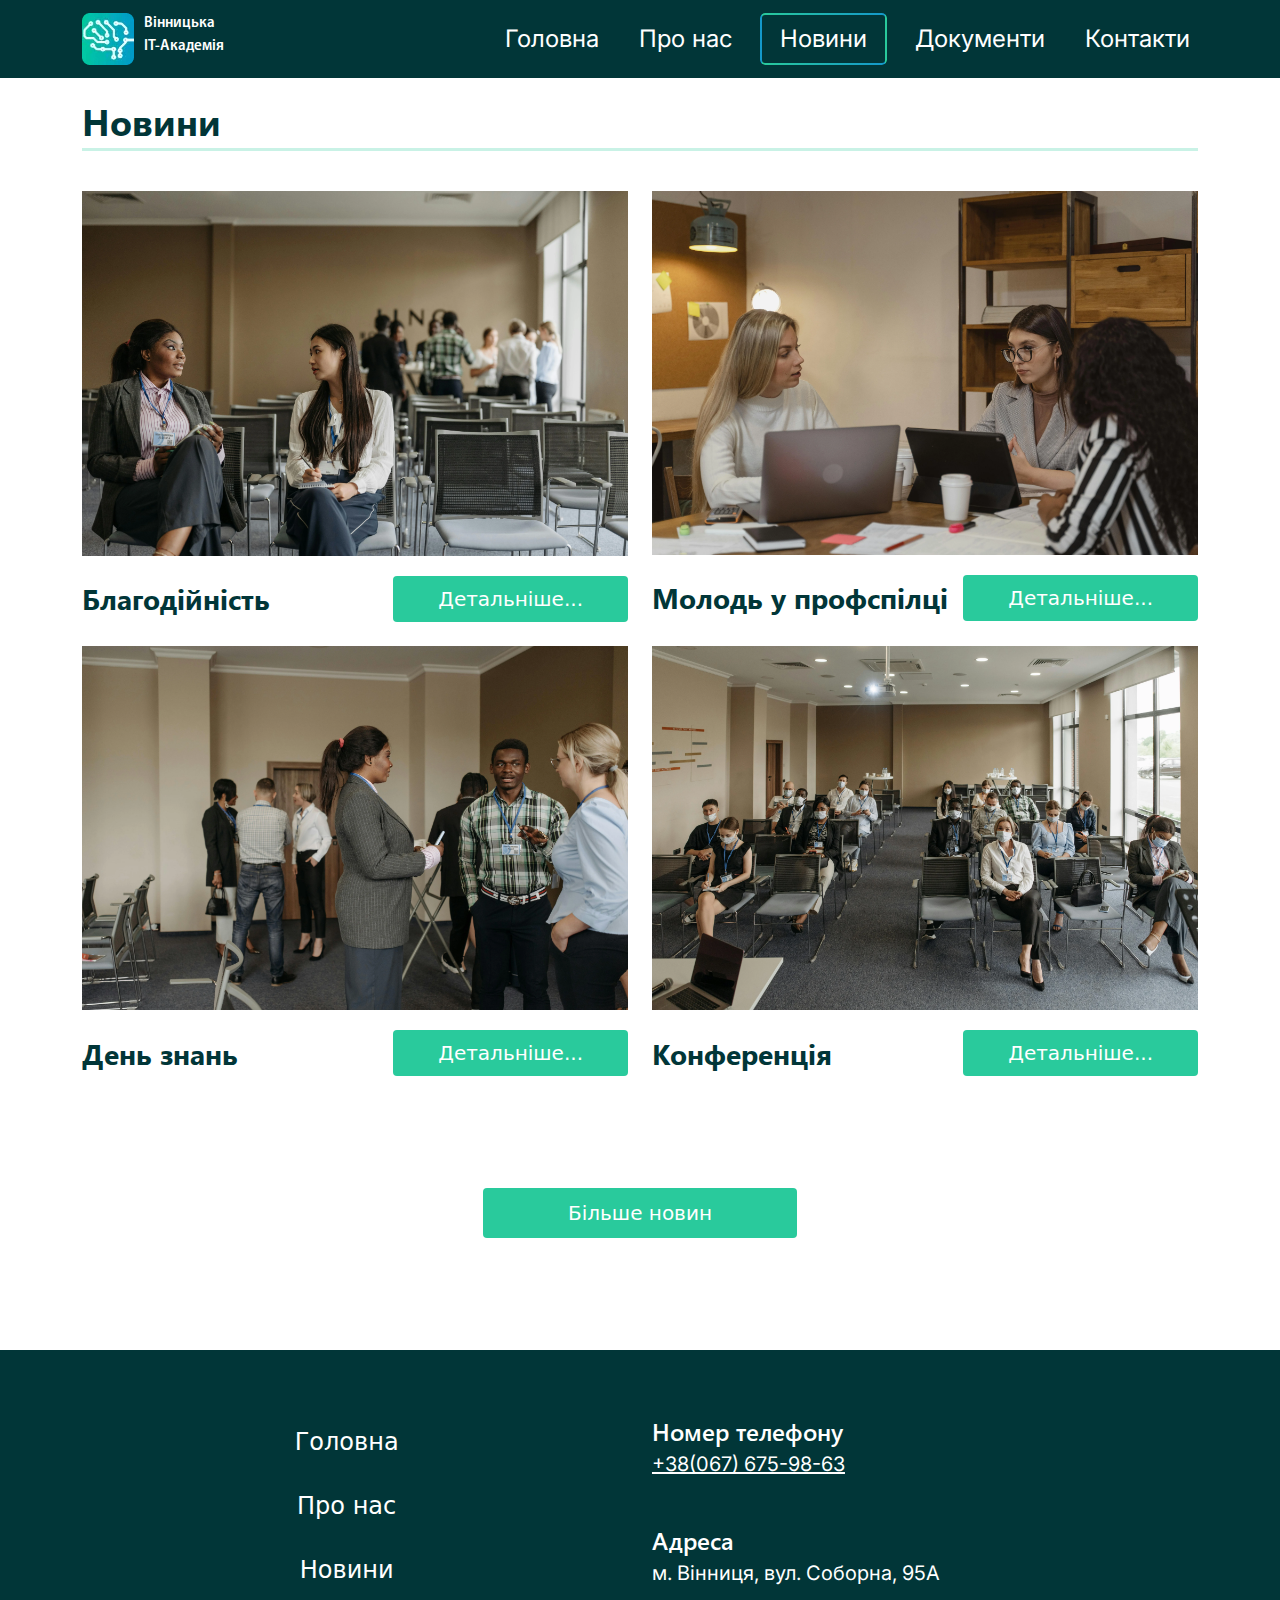
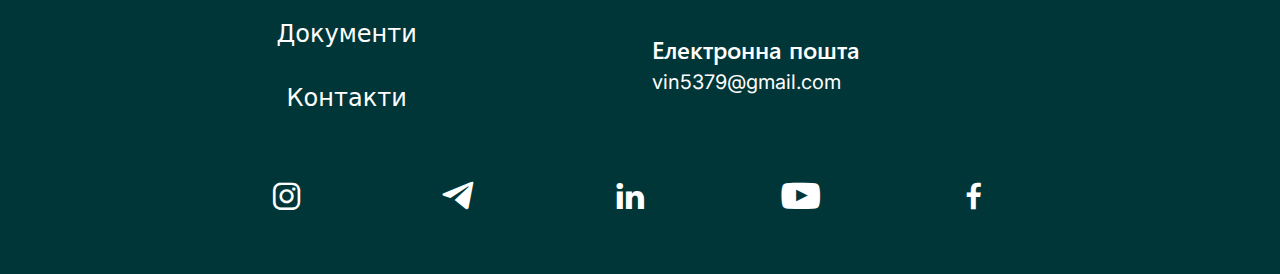
<file: all_news.html>
<!DOCTYPE html>
<html lang="uk">

<head>
    <meta charset="UTF-8">
    <meta http-equiv="X-UA-Compatible" content="IE=edge">
    <meta name="viewport" content="width=device-width, initial-scale=1.0">
    <!--"Meta Date-Start"-->
    <!--"Meta Date-END"-->

    <!--"Favicon"-->
    <!--"Favicon" END-->
    <title></title>
    <link href="https://cdn.jsdelivr.net/npm/bootstrap@5.3.3/dist/css/bootstrap.min.css" rel="stylesheet"
        integrity="sha384-QWTKZyjpPEjISv5WaRU9OFeRpok6YctnYmDr5pNlyT2bRjXh0JMhjY6hW+ALEwIH" crossorigin="anonymous">
    <link rel="stylesheet" href="src/css/icomoon.css">
    <link rel="stylesheet" href="src/css/style.css">
</head>

<body>
    <!--"loader start"-->
    <!--"loader end"-->

    <!--"header start"-->
    <header id="header" class="allNewsHeader">
        <nav class="navbar navbar-expand-lg fixed-top navbar-scrolled text-white">
            <div class="container container-xl">
                <a class="navbar-brand d-flex flex-row" href="#">
                    <img class="headerLogo" src="./src/images/LogoMark.webp" alt="Вінницька IT-Академія" width="132">
                    <span class="headerLogoText allNewsLogoText whiteColor d-flex flex-column">
                        <span>Вінницька</span>
                        <span>IT-Академія</span>
                    </span>
                </a>
                <button class="navbar-toggler" type="button" data-bs-toggle="collapse" data-bs-target="#navbarNav">
                    <span class="navbar-toggler-icon allNewsNavbarTogglerIcon">
                        <span class="headerLine allNewsLine"></span>
                        <span class="headerLine allNewsLine"></span>
                        <span class="headerLine allNewsLine"></span>
                    </span>
                </button>
                <div class="collapse text-center text-white navbar-collapse allNewsCollapse" id="navbarNav">
                    <ul class="navbar-nav allNewsNavbarNav ms-auto gap-4">
                        <li class="nav-item"><a href="./" class="nav-link allNewsLink">Головна</a></li>
                        <li class="nav-item"><a href="./about" class="nav-link allNewsLink">Про нас</a></li>
                        <li class="nav-item"><a href="./all_news" class="nav-link allNewsLink active">Новини</a></li>
                        <li class="nav-item"><a href="./doc" class="nav-link allNewsLink">Документи</a></li>
                        <li class="nav-item"><a href="./contact" class="nav-link allNewsLink">Контакти</a></li>
                    </ul>
                </div>
            </div>
        </nav>
        <!--"header start"-->

        <!-- news start -->
        <div class="containerNews blockAllNews container container-xl">
            <h2 class="newsTitle allNewsTitle">Hовини</h2>
            <hr class="newsLine">
            <div class="newsBlock row row-cols-1 row-cols-md-2 row-cols-lg-2 g-4">

                <div class="newsSection col">
                    <div class="newsCard">
                        <img class="newsImages" src="./src/images/charity.webp" alt="Благодійність">
                        <div class="newsSubImage">
                            <h5 class="newsAlt">Благодійність</h5>
                            <a href="./news" class="newsButton button">Детальніше...</a>
                        </div>
                    </div>
                </div>
                <div class="newsSection col">
                    <div class="newsCard">
                        <img class="newsImages" src="./src/images/youth.webp" alt="Молодь у профспілці">
                        <div class="newsSubImage">
                            <h5 class="newsAlt">Молодь у профспілці</h5>
                            <a href="./news" class="newsButton button">Детальніше...</a>
                        </div>
                    </div>
                </div>
                <div class="newsSection col">
                    <div class="newsCard">
                        <img class="newsImages" src="./src/images/knows.webp" alt="День знань">
                        <div class="newsSubImage">
                            <h5 class="newsAlt">День знань</h5>
                            <a href="./news" class="newsButton button">Детальніше...</a>
                        </div>
                    </div>
                </div>
                <div class="newsSection col">
                    <div class="newsCard">
                        <img class="newsImages" src="./src/images/conference.webp" alt="Конференція">
                        <div class="newsSubImage">
                            <h5 class="newsAlt">Конференція</h5>
                            <a href="./news" class="newsButton button">Детальніше...</a>
                        </div>
                    </div>
                </div>
            </div>
        </div>
        <!-- news end -->
        <!-- button end -->
        <div class="d-flex justify-content-center">
            <button class="allNewsButton button">Більше новин</button>
        </div>
        <!-- button end -->


        <!--"footer start"-->
        <footer class="footer ">
            <div class="footer_container container container-xl pt-5">
                <div class="row me-2 g-5">
                    <div class="col-2 d-none d-lg-block"></div>
                    <div class="col-lg-2 col-md-6 pb-md-4 d-none d-lg-block ps-0">
                        <div class="row">
                            <ul>
                                <li class="pt-4"><a class="footerColorTextElement foterButton" href="./"><span
                                            class="footerLink">Головна</span></a></li>
                                <li class="pt-4"><a class="footerColorTextElement foterButton" href="./about"><span
                                            class="footerLink">Про нас</span></a></li>
                                <li class="pt-4"><a class="footerColorTextElement foterButton" href="./news"><span
                                            class="footerLink">Новини</span></a></li>
                                <li class="pt-4"><a class="footerColorTextElement foterButton" href="./doc"><span
                                            class="footerLink">Документи</span></a></li>
                                <li class="pt-4"><a class="footerColorTextElement foterButton" href="./contact"><span
                                            class="footerLink">Контакти</span></a></li>
                            </ul>
                        </div>
                    </div>

                    <div class="col-2 empty_container d-none d-lg-block"></div>
                    <div class="col-lg-5 col-md-12">

                        <ul class="ps-0 ps-lg-1">
                            <div class="row pt-1">
                                <div class="footerConteinerRightFont">Номер телефону</div>
                                <a class="text-reset" href="tel:+380676759863">
                                    <p class="footerTextElementP text-decoration-underline">+38(067) 675-98-63</p>
                                </a>
                            </div>
                            <div class="row pt-3">
                                <div class="footerConteinerRightFont">Адреса</div>
                                <p class="footerTextElementP">м. Вінниця, вул. Соборна, 95А</p>
                            </div>

                            <div class="row pt-3">
                                <div class="footerConteinerRightFont">Електронна пошта</div>
                                <a class="text-reset" href="mailto:vin5379@gmail.com">
                                    <p class="footerTextElementP">vin5379@gmail.com</p>
                                </a>
                            </div>
                        </ul>
                    </div>
                </div>

                <div class="row ">
                    <div class="col-2 empty_container d-none d-lg-block"></div>
                    <div class="col-lg-9 ps-md-2 pt-2 pb-5 pe">

                        <div class="row ">
                            <div class="col p-0">
                                <a href="#">
                                    <div class="icon-container button_border "><i class="icon-instagram icon"></i></div>
                                </a>
                            </div>
                            <div class="col p-0">
                                <a href="#">
                                    <div class="icon-container button_border"><i class="icon-telegram icon"></i></div>
                                </a>
                            </div>
                            <div class="col p-0">
                                <a href="#">
                                    <div class="icon-container button_border"><i class="icon-linkedin icon"></i></div>
                                </a>
                            </div>
                            <div class="col p-0">
                                <a href="#">
                                    <div class="icon-container button_border"><i class="icon-youtube icon"></i></div>
                                </a>
                            </div>
                            <div class="col p-0">
                                <a href="#">
                                    <div class="icon-container button_border"><i class="icon-facebook icon"></i></div>
                                </a>
                            </div>
                        </div>

                    </div>
                    <div class="col-1 d-none d-lg-block"></div>
                </div>
            </div>
        </footer>
        <!--"footer end"-->
        <script src="https://cdn.jsdelivr.net/npm/bootstrap@5.3.3/dist/js/bootstrap.bundle.min.js"
            integrity="sha384-YvpcrYf0tY3lHB60NNkmXc5s9fDVZLESaAA55NDzOxhy9GkcIdslK1eN7N6jIeHz"
            crossorigin="anonymous"></script>
        <script src="src/js/accordion.js"></script>
        <script src="src/js/script.js"></script>

</body>

</html>
</file>
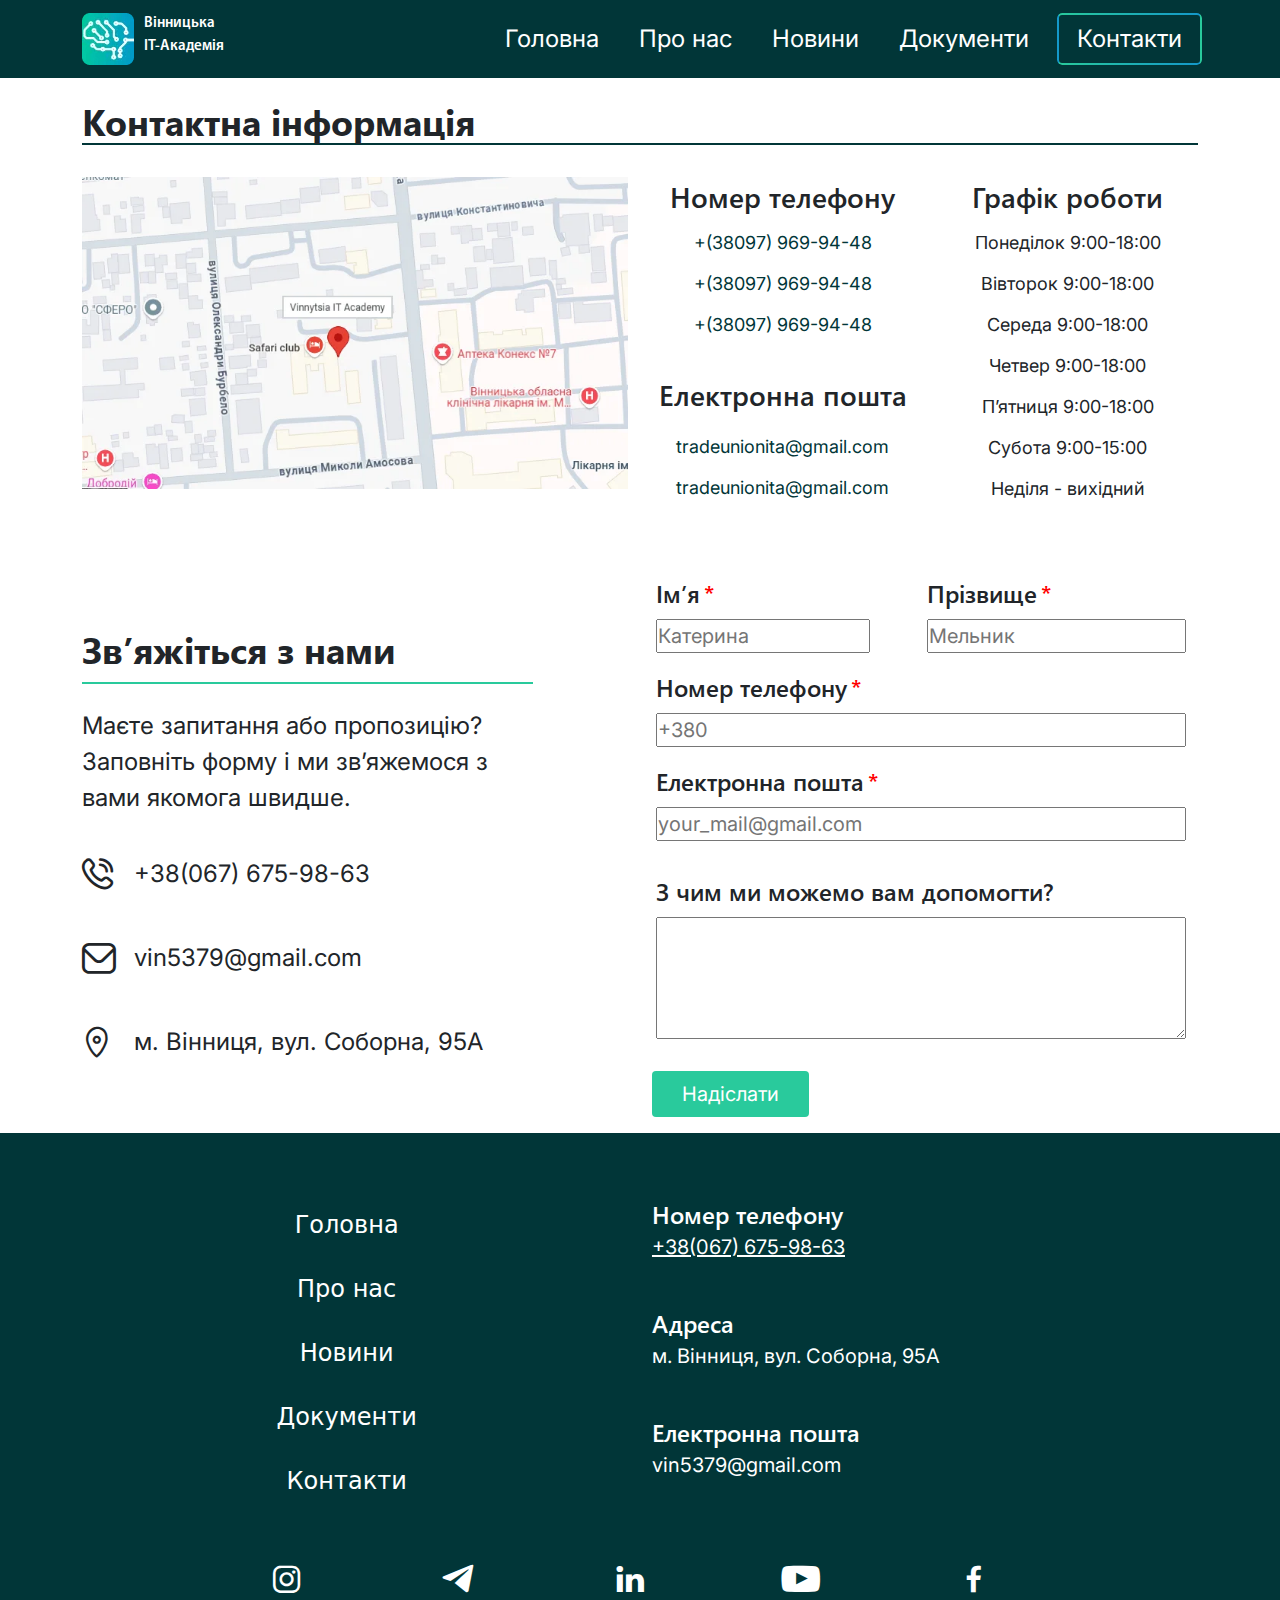
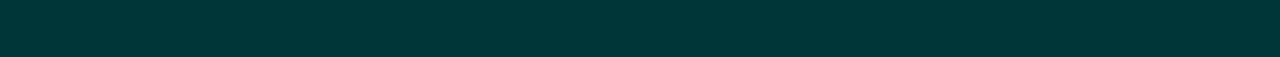
<file: contact.html>
<!DOCTYPE html>
<html lang="uk">
<head>
    <meta charset="UTF-8">
    <meta http-equiv="X-UA-Compatible" content="IE=edge">
    <meta name="viewport" content="width=device-width, initial-scale=1.0">
    <title></title>
    <link href="https://cdn.jsdelivr.net/npm/bootstrap@5.3.3/dist/css/bootstrap.min.css" rel="stylesheet"
        integrity="sha384-QWTKZyjpPEjISv5WaRU9OFeRpok6YctnYmDr5pNlyT2bRjXh0JMhjY6hW+ALEwIH" crossorigin="anonymous">
    <link rel="stylesheet" href="src/css/icomoon.css">
    <link rel="stylesheet" href="src/css/style.css">
</head>
<body>
    <!--"header start"-->
    <header id="headerContact">
        <nav class="navbar navbar-expand-lg fixed-top navbar-scrolled md-text-white">
            <div class="container container-xl">
                <a class="navbar-brand d-flex flex-row" href="#">
                    <img class="headerLogo" src="./src/images/LogoMark.webp" alt="Вінницька IT-Академія" width="132">
                    <span class="headerLogoText contactLogo d-flex flex-column md-text-white">
                        <span>Вінницька</span>
                        <span>IT-Академія</span>
                    </span>
                </a>
                <button class="navbar-toggler" type="button" data-bs-toggle="collapse" data-bs-target="#navbarNav">
                    <span class="navbar-toggler-icon contactBurger">
                        <span class="headerLine contactLine"></span>
                        <span class="headerLine contactLine"></span>
                        <span class="headerLine contactLine"></span>
                    </span>
                </button>
                <div class="collapse text-center text-white navbar-collapse" id="navbarNav">
                    <ul class="navbar-nav ms-auto gap-4">
                        <li class="nav-item"><a href="./" class="nav-link contactLink">Головна</a></li>
                        <li class="nav-item"><a href="./about" class="nav-link contactLink">Про нас</a></li>
                        <li class="nav-item"><a href="./all_news" class="nav-link contactLink">Новини</a></li>
                        <li class="nav-item"><a href="./doc" class="nav-link contactLink">Документи</a></li>
                        <li class="nav-item"><a href="./contact" class="nav-link contactLink active">Контакти</a></li>
                    </ul>
                </div>
            </div>
        </nav>
         <!--"header end"-->
         <!--"contactInfo start"-->
         <div class="contactInfo container container-xl">
                <h2 class="contactTitle">Контактна інформація</h2>
                <div class="contactSection row">    
                        <div class="contactFoto elem elem1 col-lg-6 col-md-12">
                            <img class="contactImages w-100 py-1" src="./src/images/geolocation.webp" alt="Карта">
                        </div>
                    <div class="contactBlock elem elem2 col-lg-3 col-md-6 col-12 text-center">        
                        <h5 class="contactData">Номер телефону</h5>
                        <a class="contactInfoLink" href="tel:+380979699448"><p class="contactLi">+(38097) 969-94-48</p></a>
                        <a class="contactInfoLink" href="tel:+380979699448"><p class="contactLi">+(38097) 969-94-48</p></a>
                        <a class="contactInfoLink" href="tel:+380979699448"><p class="contactLi">+(38097) 969-94-48</p></a>
                        <h5 class="contactDataGap">Електронна пошта</h5>
                        <a class="contactInfoLink" href="mailto:tradeunionita@gmail.com"><p class="contactLi">tradeunionita@gmail.com</p></a>                      
                        <a class="contactInfoLink" href="mailto:tradeunionita@gmail.com"><p class="contactLi">tradeunionita@gmail.com</p></a>                      
                    </div>
                    <div class="contactBlock elem elem3 col-lg-3 col-md-6 col-12 text-center">        
                        <h5 class="contactData">Графік роботи</h5>
                        <ul>
                            <li class="contactLi">Понеділок 9:00-18:00</li>
                            <li class="contactLi">Вівторок 9:00-18:00</li>
                            <li class="contactLi">Середа 9:00-18:00</li>
                            <li class="contactLi">Четвер 9:00-18:00</li>
                            <li class="contactLi">П’ятниця 9:00-18:00</li>
                            <li class="contactLi">Субота 9:00-15:00</li>
                            <li class="contactLi">Неділя - вихідний</li>
                        </ul>

                    </div>
                </div>
        </div>     
         <!--"contactInfo end"-->
    <!--"form start"-->

    <div class="form conteiner container-sm pt-5">       
        <div class="row pt-md-1">
            <div class="col-lg-5 col-md-12 pt-5">
                <div class="row p-0 m-0">
                    <p class="contactUsTitleFont formUnderline ps-0">Зв’яжіться з нами</p>
                </div>
                <div class="row pt-2">
                    <p class="contactUsContentFont ">Маєте запитання або пропозицію? Заповніть
                        форму і ми зв’яжемося з вами якомога швидше.
                    </p>
                </div>
                <div class="formSocial">
                    <div class="row d-flex align-items-center pt-4">
                        <div class="col-1 ">
                            <div class="row">
                                <span class="icon-phone fs-2"></span>
                            </div>
                        </div>
                        <div class="col">
                            <div class="row">
                                <span class="ps-4 d-flex align-self-center contactUsContentFont">+38(067)
                                    675-98-63</span>
                            </div>
                        </div>
                    </div>
                    <div class="row d-flex align-items-center pt-5">
                        <div class="col-1 ">
                            <div class="row">
                                <span class="icon-envelop fs-2"></span>
                            </div>
                        </div>
                        <div class="col">
                            <div class="row">
                                <span
                                    class="ps-4 d-flex align-self-center contactUsContentFont">vin5379@gmail.com</span>
                            </div>
                        </div>
                    </div>
                    <div class="row d-flex align-items-center pt-5 pb-5">
                        <div class="col-1">
                            <div class="row">
                                <span class="icon-geolocation ps-3 fs-2"></span>
                            </div>
                        </div>
                        <div class="col">
                            <div class="row">
                                <span class="ps-4 d-flex align-self-center contactUsContentFont">м. Вінниця, вул.
                                    Соборна, 95А</span>
                            </div>
                        </div>
                    </div>
                </div>
            </div>

            <div class="col-1 d-none d-lg-block"></div>
            <div class="col-lg-6 col-md-12 ps-sm-3">
                <div class="formContainer">
                    <form class="form">
                        <div class="row p-0 m-0">
                            <div class="col-lg-5 col-md-12 pe-4">
                                <div class="row">
                                    <label for="first-name" class="col-sm-2 ps-0 formFontTitle">Ім’я<span
                                            class="formRequired">*</span></label>
                                </div>
                                <div class="row pb-3 pt-2">
                                    <input type="text" class="formControl formFontContent formBorder ps-0"
                                        id="first-name" placeholder="Катерина" required>
                                    <div class="error"></div>
                                </div>
                            </div>
                            <div class="col-1 d-none d-lg-block"></div>
                            <div class="col-lg-6 col-md-12 pe-4">
                                <div class="row">
                                    <label for="last-name" class="col-sm-2 ps-0 formFontTitle">Прізвище<span
                                            class="formRequired">*</span></label>
                                </div>
                                <div class="row pb-3 pt-2">
                                    <input type="text" class="formControl formFontContent formBorder ps-0"
                                        id="last-name" placeholder="Мельник" required>
                                    <div class="error"></div>
                                </div>
                            </div>
                        </div>
                        <div class="row p-0 m-0">
                            <div class="col-12 pe-4">
                                <div class="row">
                                    <label for="phone" class="formFontTitle ps-0">Номер
                                        телефону<span class="formRequired">*</span></label>
                                </div>
                                <div class="row pb-3 pt-2">
                                    <input type="text" class="formControl formFontContent formBorder ps-0" id="phone"
                                        placeholder="+380" maxlength="13" required>
                                    <div class="error"></div>
                                </div>
                            </div>
                        </div>
                        <div class="row pb-3 p-0 m-0">
                            <div class="col-12 pe-4">
                                <div class="row">
                                    <label for="email" class="formFontTitle ps-0">Електронна пошта<span
                                            class="formRequired">*</span></label>
                                </div>
                                <div class="row pb-3 pt-2">
                                    <input type="email" class="formControl formFontContent formBorder ps-0" id="email"
                                        placeholder="your_mail@gmail.com" required>
                                    <div class="error"></div>
                                </div>
                                <div class="error"></div>
                            </div>
                        </div>
                        <div class="row p-0 m-0 pb-3">
                            <div class="col-12 pe-4">
                                <div class="row">
                                    <label for="message" class="formFontTitle ps-0">З чим ми можемо вам
                                        допомогти?</label>
                                </div>
                                <div class="row pb-3 pt-2">
                                    <textarea class="formFontContent ps-0 formBorder" id="message" rows="4"
                                        placeholder=""></textarea>
                                </div>
                            </div>
                        </div>
                        <div class="row ps-0 pb-3">
                            <div class="ps-2">
                                <button type="submit" class="formButtonFont button formSubmitButton">Надіслати</button>
                            </div>
                        </div>
                    </form>

                </div>
            </div>
        </div>
    </div>
    <!--"form end" -->
    <!--"footer start"-->
    <footer class="footer ">
        <div class="footer_container container container-xl pt-5">
            <div class="row me-2 g-5">
                <div class="col-2 d-none d-lg-block"></div>
                <div class="col-lg-2 col-md-6 pb-md-4 d-none d-lg-block ps-0">
                    <div class="row">
                        <ul>
                            <li class="pt-4"><a class="footerColorTextElement foterButton" href="./"><span
                                        class="footerLink">Головна</span></a></li>
                            <li class="pt-4"><a class="footerColorTextElement foterButton" href="./about"><span
                                        class="footerLink">Про нас</span></a></li>
                            <li class="pt-4"><a class="footerColorTextElement foterButton" href="./news"><span
                                        class="footerLink">Новини</span></a></li>
                            <li class="pt-4"><a class="footerColorTextElement foterButton" href="./doc"><span
                                        class="footerLink">Документи</span></a></li>
                            <li class="pt-4"><a class="footerColorTextElement foterButton" href="./contact"><span
                                        class="footerLink">Контакти</span></a></li>
                        </ul>
                    </div>
                </div>

                <div class="col-2 empty_container d-none d-lg-block"></div>
                <div class="col-lg-5 col-md-12">

                    <ul class="ps-0 ps-lg-1">
                        <div class="row pt-1">
                            <div class="footerConteinerRightFont">Номер телефону</div>
                            <a class="text-reset" href="tel:+380676759863">
                                <p class="footerTextElementP text-decoration-underline">+38(067) 675-98-63</p>
                            </a>
                        </div>
                        <div class="row pt-3">
                            <div class="footerConteinerRightFont">Адреса</div>
                            <p class="footerTextElementP">м. Вінниця, вул. Соборна, 95А</p>
                        </div>

                        <div class="row pt-3">
                            <div class="footerConteinerRightFont">Електронна пошта</div>
                            <a class="text-reset" href="mailto:vin5379@gmail.com">
                                <p class="footerTextElementP">vin5379@gmail.com</p>
                            </a>
                        </div>
                    </ul>
                </div>
            </div>

            <div class="row ">
                <div class="col-2 empty_container d-none d-lg-block"></div>
                <div class="col-lg-9 ps-md-2 pt-2 pb-5 pe">

                    <div class="row ">
                        <div class="col p-0">
                            <a href="#">
                                <div class="icon-container button_border "><i class="icon-instagram icon"></i></div>
                            </a>
                        </div>
                        <div class="col p-0">
                            <a href="#">
                                <div class="icon-container button_border"><i class="icon-telegram icon"></i></div>
                            </a>
                        </div>
                        <div class="col p-0">
                            <a href="#">
                                <div class="icon-container button_border"><i class="icon-linkedin icon"></i></div>
                            </a>
                        </div>
                        <div class="col p-0">
                            <a href="#">
                                <div class="icon-container button_border"><i class="icon-youtube icon"></i></div>
                            </a>
                        </div>
                        <div class="col p-0">
                            <a href="#">
                                <div class="icon-container button_border"><i class="icon-facebook icon"></i></div>
                            </a>
                        </div>
                    </div>

                </div>
                <div class="col-1 d-none d-lg-block"></div>
            </div>
        </div>
    </footer>
    <!--"footer end"-->
    <script src="https://cdn.jsdelivr.net/npm/bootstrap@5.3.3/dist/js/bootstrap.bundle.min.js"
        integrity="sha384-YvpcrYf0tY3lHB60NNkmXc5s9fDVZLESaAA55NDzOxhy9GkcIdslK1eN7N6jIeHz"
        crossorigin="anonymous"></script>
    <script src="src/js/script.js"></script>

</body>

</html>
</file>
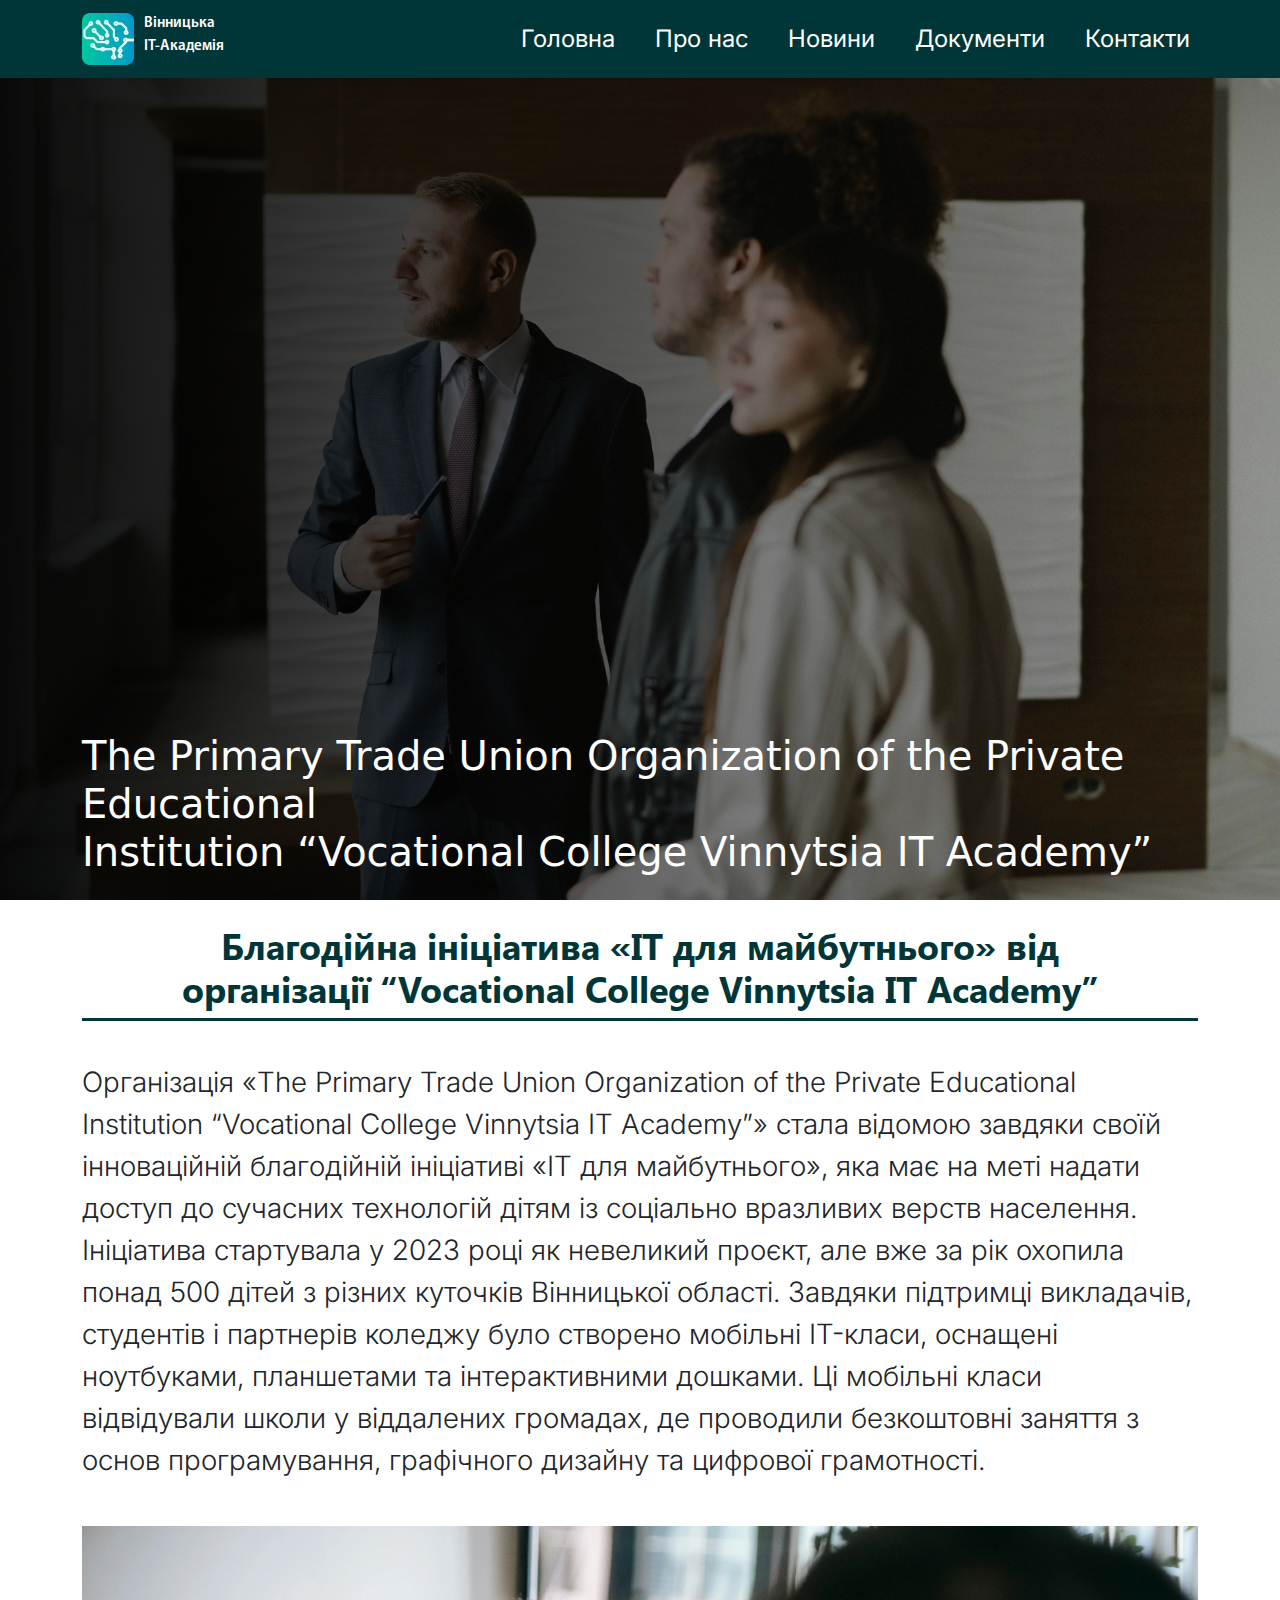
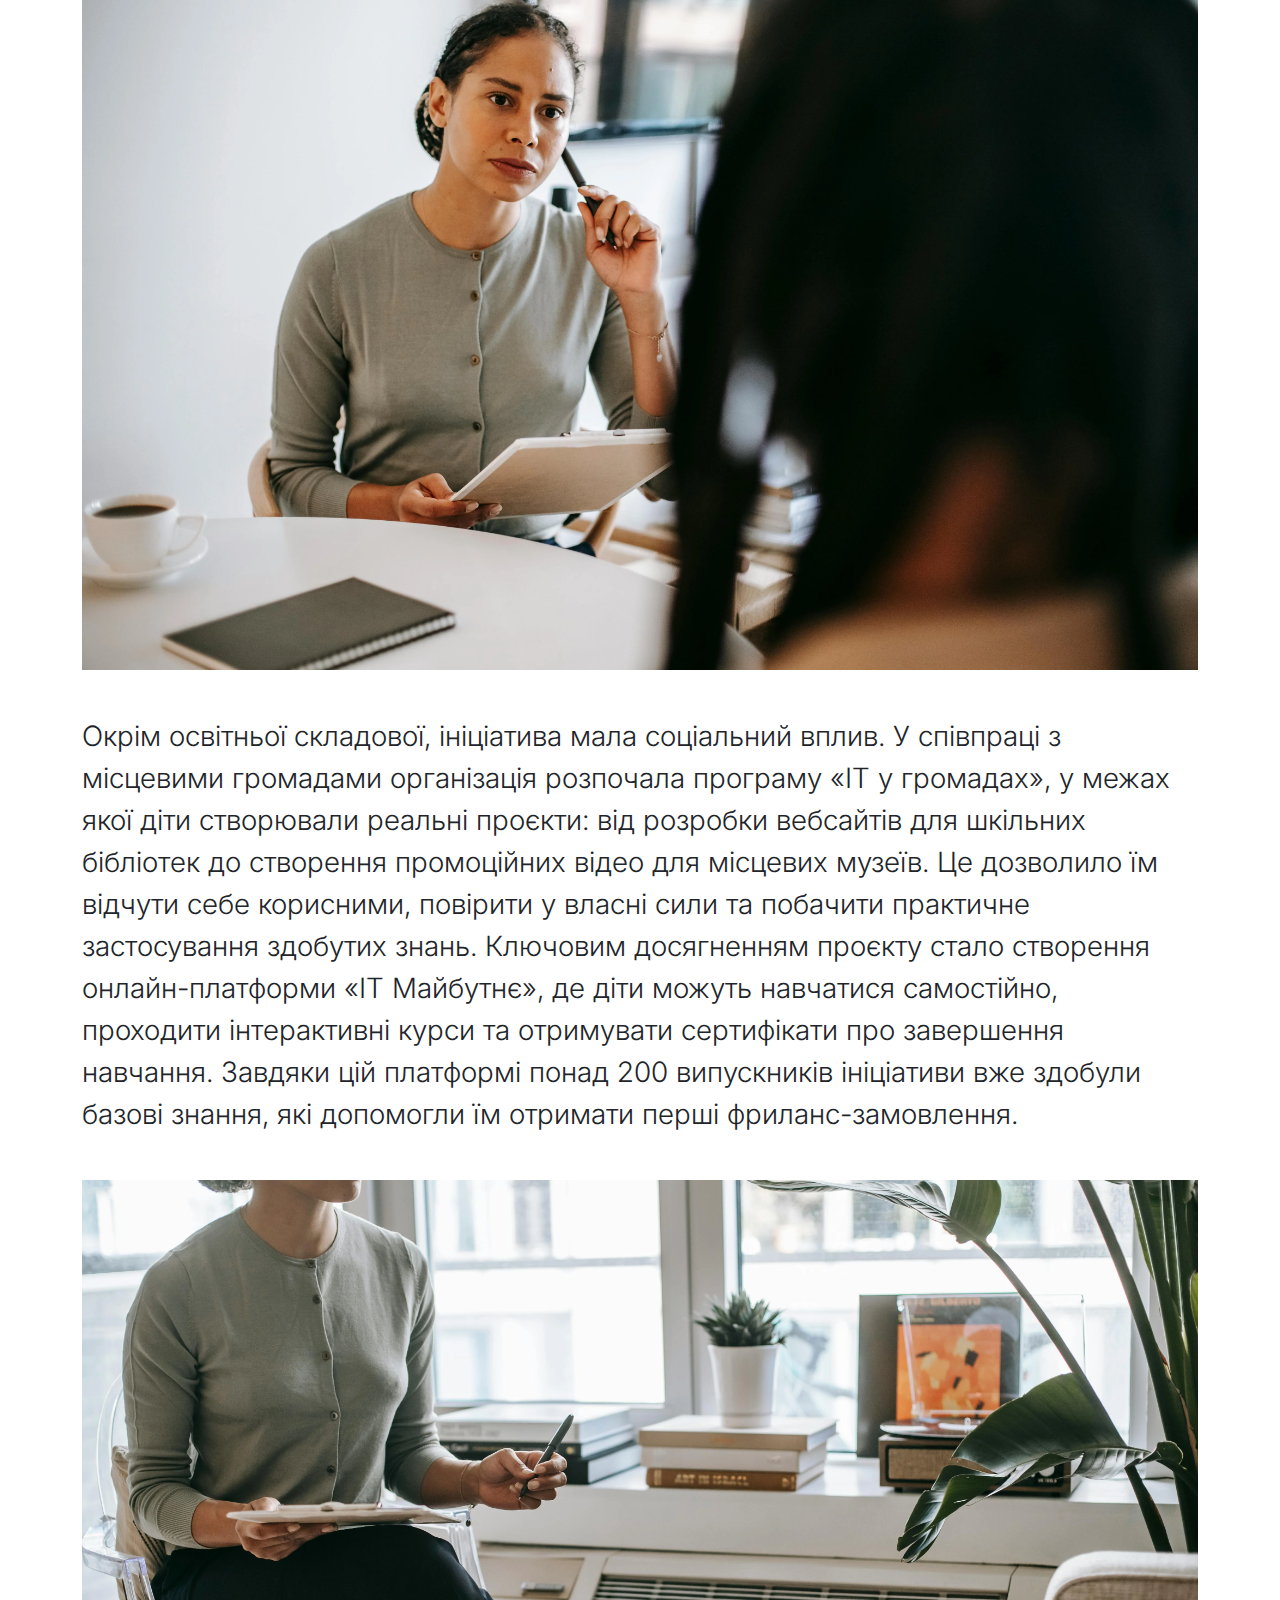
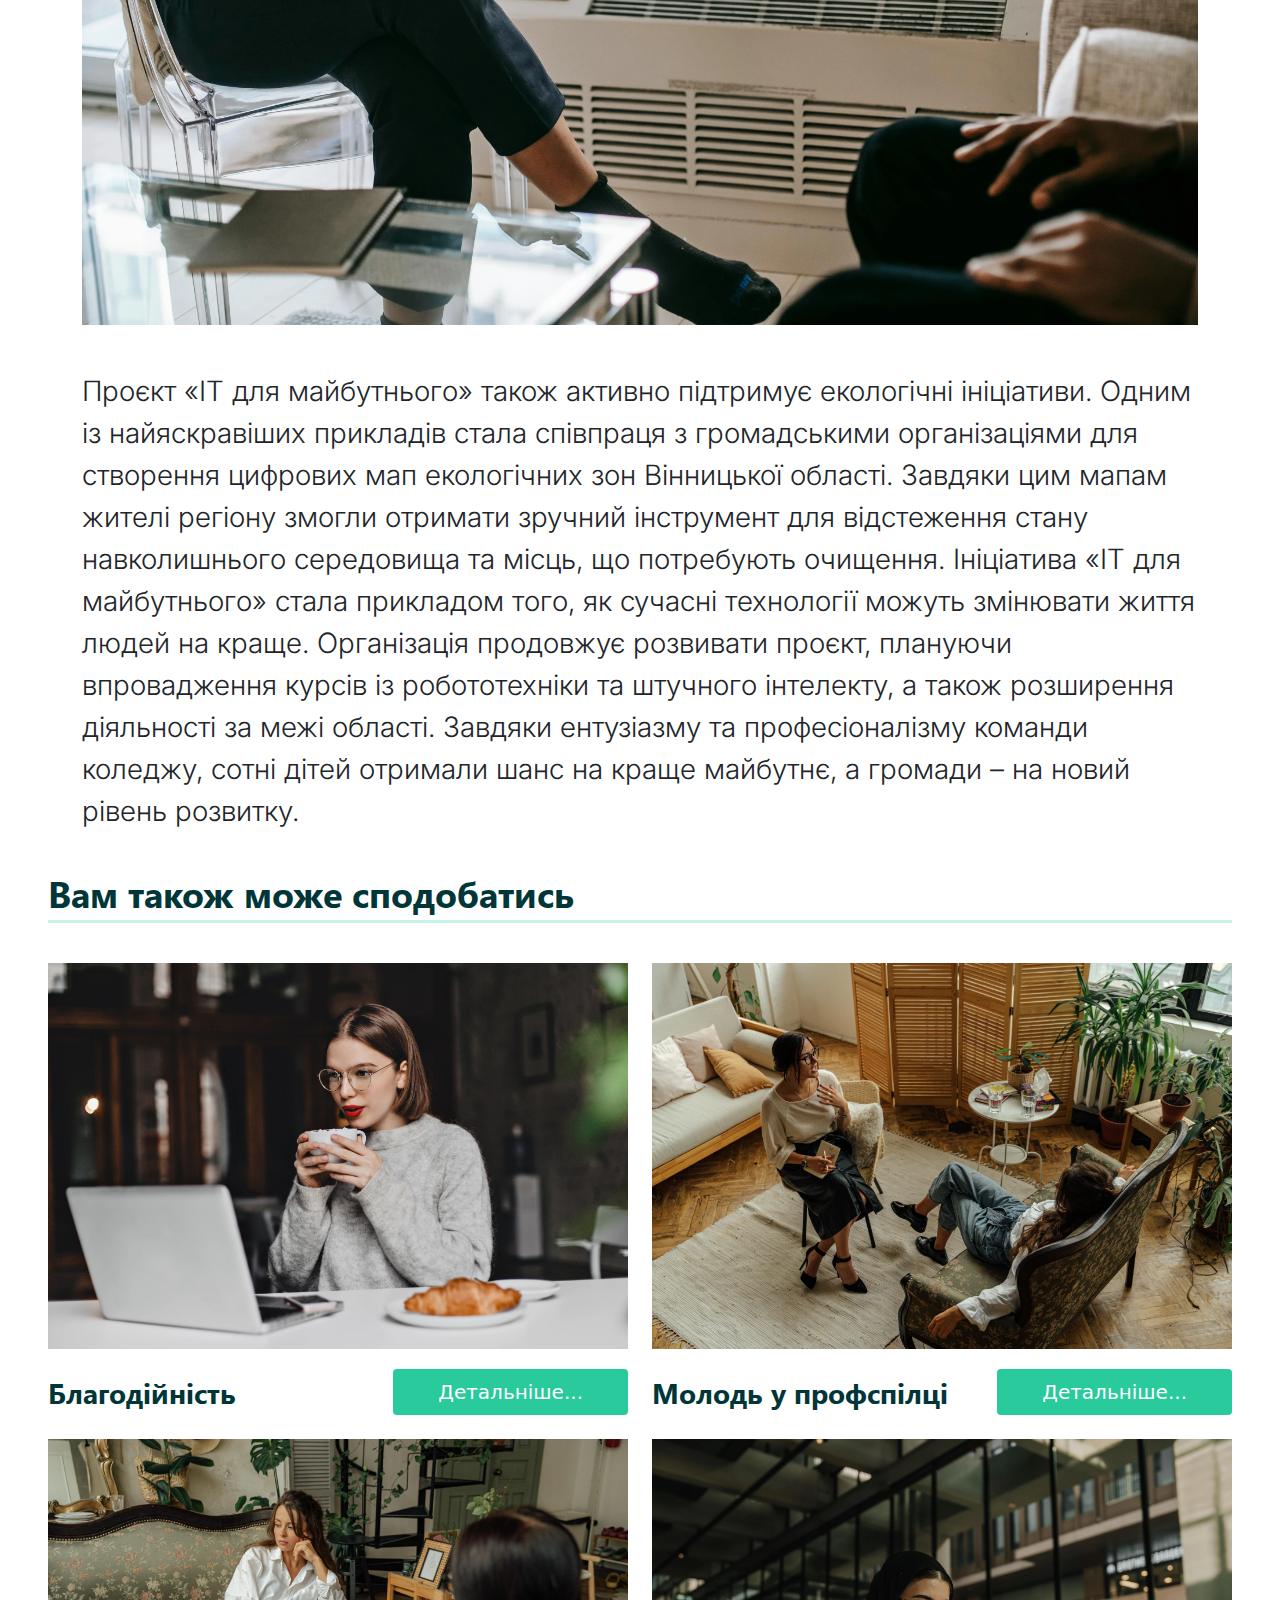
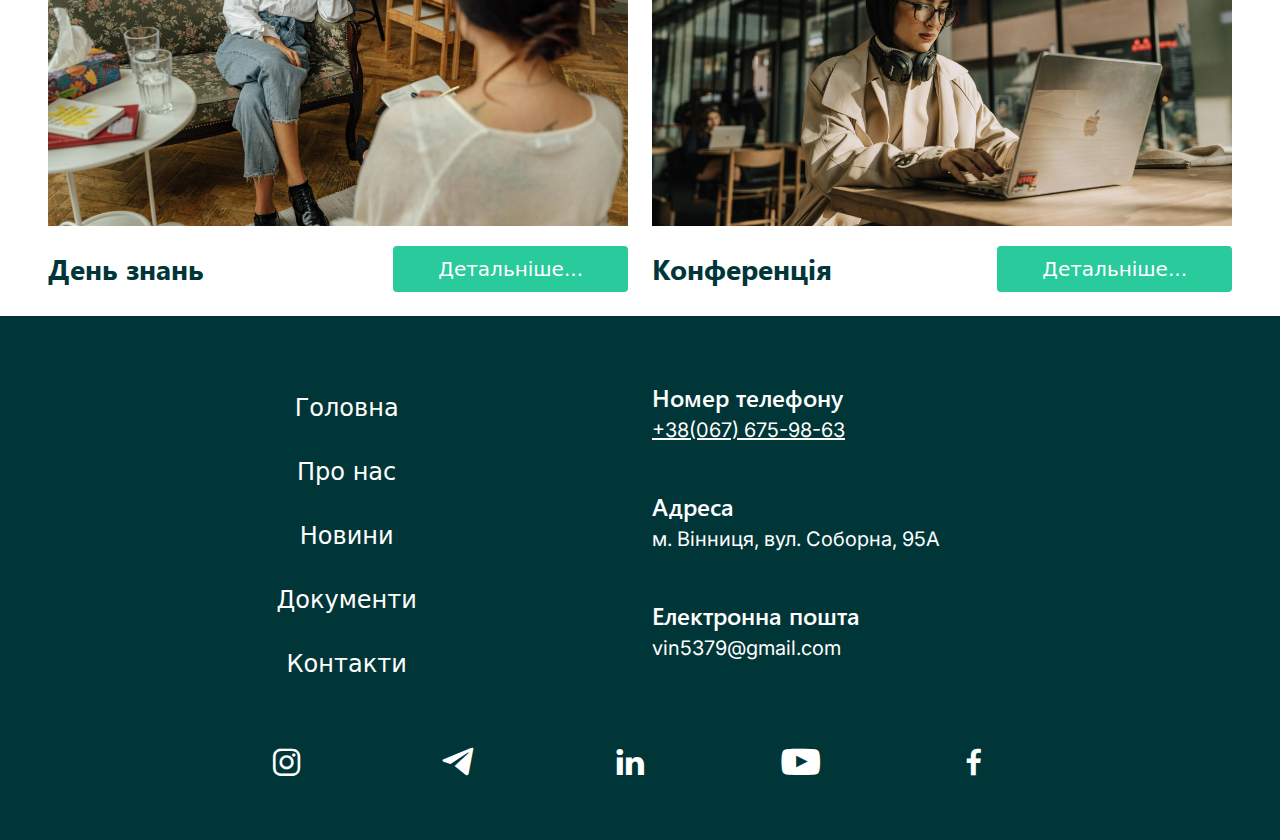
<file: news.html>
<!DOCTYPE html>
<html lang="uk">

<head>
    <meta charset="UTF-8">
    <meta http-equiv="X-UA-Compatible" content="IE=edge">
    <meta name="viewport" content="width=device-width, initial-scale=1.0">
    <title></title>
    <link href="https://cdn.jsdelivr.net/npm/bootstrap@5.3.3/dist/css/bootstrap.min.css" rel="stylesheet"
        integrity="sha384-QWTKZyjpPEjISv5WaRU9OFeRpok6YctnYmDr5pNlyT2bRjXh0JMhjY6hW+ALEwIH" crossorigin="anonymous">
    <link rel="stylesheet" href="src/css/icomoon.css">
    <link rel="stylesheet" href="src/css/style.css">
</head>

<body>
    <!--"header start"-->
    <header id="header">
        <section class="newsIntro">
            <nav class="navbar navbar-expand-lg fixed-top navbar-scrolled">
                <div class="container">
                    <a class="navbar-brand d-flex flex-row" href="#">
                        <img class="headerLogo" src="./src/images/LogoMark.webp" alt="Вінницька IT-Академія"
                            width="132">
                        <span class="headerLogoText newsHeaderLogoText d-flex flex-column">
                            <span>Вінницька</span>
                            <span>IT-Академія</span>
                        </span>
                    </a>
                    <button class="navbar-toggler" type="button" data-bs-toggle="collapse" data-bs-target="#navbarNav">
                        <span class="navbarTogglerIcon newsNavbarTogglerIcon">
                            <span class="headerLine"></span>
                            <span class="headerLine"></span>
                            <span class="headerLine"></span>
                        </span>
                    </button>
                    <div class="collapse text-center navbar-collapse" id="navbarNav">
                        <ul class="navbar-nav ms-auto gap-4">
                            <li class="nav-item"><a href="./" class="nav-link text-white">Головна</a></li>
                            <li class="nav-item"><a href="./about" class="nav-link text-white">Про нас</a></li>
                            <li class="nav-item"><a href="./all_news" class="nav-link text-white">Новини</a></li>
                            <li class="nav-item"><a href="./doc" class="nav-link text-white">Документи</a></li>
                            <li class="nav-item"><a href="./contact" class="nav-link text-white">Контакти</a></li>
                        </ul>
                    </div>
                </div>
            </nav>
            <div
                class="newsHeaderTitle container container-xl d-flex flex-column align-items-center justify-content-end text-white min-vh-100 pb-3">
                <h1 class="primary w-100">
                    The Primary Trade Union Organization of the Private Educational<br>
                    Institution “Vocational College Vinnytsia IT Academy”
                </h1>
            </div>
        </section>
    </header>
    <!-- description start -->
    <div class="container container-xl my-4">
        <h2 class="descriptionTitle text-center">Благодійна ініціатива «IT для майбутнього» від <br>організації
            “Vocational College Vinnytsia IT Academy”
        </h2>
        <!-- <hr class="descriptionLine"> -->
        <div class="descriptionLine"></div>
        <div class="descriptionText">
            Організація «The Primary Trade Union Organization of the Private Educational Institution “Vocational College
            Vinnytsia IT Academy”» стала відомою завдяки своїй інноваційній благодійній ініціативі «IT для майбутнього»,
            яка має на меті надати доступ до сучасних технологій дітям із соціально вразливих верств населення.
            Ініціатива стартувала у 2023 році як невеликий проєкт, але вже за рік охопила понад 500 дітей з різних
            куточків Вінницької області. Завдяки підтримці викладачів, студентів і партнерів коледжу було створено
            мобільні IT-класи, оснащені ноутбуками, планшетами та інтерактивними дошками. Ці мобільні класи відвідували
            школи у віддалених громадах, де проводили безкоштовні заняття з основ програмування, графічного дизайну та
            цифрової грамотності.
        </div>
        <div>
            <img class="descriptionImages" src="./src/images/page2image1.webp" alt="">
        </div>
        <div class="descriptionText">
            Окрім освітньої складової, ініціатива мала соціальний вплив. У співпраці з місцевими громадами організація
            розпочала програму «IT у громадах», у межах якої діти створювали реальні проєкти: від розробки вебсайтів для
            шкільних бібліотек до створення промоційних відео для місцевих музеїв. Це дозволило їм відчути себе
            корисними, повірити у власні сили та побачити практичне застосування здобутих знань.
            Ключовим досягненням проєкту стало створення онлайн-платформи «IT Майбутнє», де діти можуть навчатися
            самостійно, проходити інтерактивні курси та отримувати сертифікати про завершення навчання. Завдяки цій
            платформі понад 200 випускників ініціативи вже здобули базові знання, які допомогли їм отримати перші
            фриланс-замовлення.
        </div>
        <div>
            <img class="descriptionImages" src="./src/images/page2image2.webp" alt="">
        </div>
        <div class="descriptionText">
            Проєкт «IT для майбутнього» також активно підтримує екологічні ініціативи. Одним із найяскравіших прикладів
            стала співпраця з громадськими організаціями для створення цифрових мап екологічних зон Вінницької області.
            Завдяки цим мапам жителі регіону змогли отримати зручний інструмент для відстеження стану навколишнього
            середовища та місць, що потребують очищення.
            Ініціатива «IT для майбутнього» стала прикладом того, як сучасні технології можуть змінювати життя людей на
            краще. Організація продовжує розвивати проєкт, плануючи впровадження курсів із робототехніки та штучного
            інтелекту, а також розширення діяльності за межі області. Завдяки ентузіазму та професіоналізму команди
            коледжу, сотні дітей отримали шанс на краще майбутнє, а громади – на новий рівень розвитку. </div>
    </div>
    <!-- description end -->
    <!-- news start -->
    <div class="containerNews my-4 ps-5 pe-5">
        <h2 class="newsTitle nenwsTitleNew">Вам також може сподобатись</h2>
        <hr class="newsLine">
        <div class="newsBlock row row-cols-1 row-cols-md-2 row-cols-lg-2 g-4">

            <div class="newsSection col">
                <div class="newsCard">
                    <img class="newsImages" src="./src/images/charity2.webp" alt="Благодійність">
                    <div class="newsSubImage">
                        <h5 class="newsAlt">Благодійність</h5>
                        <a href="#" class="newsButton button">Детальніше...</a>
                    </div>
                </div>
            </div>
            <div class="newsSection col">
                <div class="newsCard">
                    <img class="newsImages" src="./src/images/youth2.webp" alt="Молодь у профспілці">
                    <div class="newsSubImage">
                        <h5 class="newsAlt">Молодь у профспілці</h5>
                        <a href="#" class="newsButton button">Детальніше...</a>
                    </div>
                </div>
            </div>
            <div class="newsSection col">
                <div class="newsCard">
                    <img class="newsImages" src="./src/images/knows2.webp" alt="День знань">
                    <div class="newsSubImage">
                        <h5 class="newsAlt">День знань</h5>
                        <a href="#" class="newsButton button">Детальніше...</a>
                    </div>
                </div>
            </div>
            <div class="newsSection col">
                <div class="newsCard">
                    <img class="newsImages" src="./src/images/conference2.webp" alt="Конференція">
                    <div class="newsSubImage">
                        <h5 class="newsAlt">Конференція</h5>
                        <a href="#" class="newsButton button">Детальніше...</a>
                    </div>
                </div>
            </div>

        </div>
    </div>
    <!-- news end -->
    <!--"footer start"-->
    <footer class="footer ">
        <div class="footer_container container container-xl pt-5">
            <div class="row me-2 g-5">
                <div class="col-2 d-none d-lg-block"></div>
                <div class="col-lg-2 col-md-6 pb-md-4 d-none d-lg-block ps-0">
                    <div class="row">
                        <ul>
                            <li class="pt-4"><a class="footerColorTextElement foterButton" href="./"><span
                                        class="footerLink">Головна</span></a></li>
                            <li class="pt-4"><a class="footerColorTextElement foterButton" href="./about"><span
                                        class="footerLink">Про нас</span></a></li>
                            <li class="pt-4"><a class="footerColorTextElement foterButton" href="./news"><span
                                        class="footerLink">Новини</span></a></li>
                            <li class="pt-4"><a class="footerColorTextElement foterButton" href="./doc"><span
                                        class="footerLink">Документи</span></a></li>
                            <li class="pt-4"><a class="footerColorTextElement foterButton" href="./contact"><span
                                        class="footerLink">Контакти</span></a></li>
                        </ul>
                    </div>
                </div>

                <div class="col-2 empty_container d-none d-lg-block"></div>
                <div class="col-lg-5 col-md-12">

                    <ul class="ps-0 ps-lg-1">
                        <div class="row pt-1">
                            <div class="footerConteinerRightFont">Номер телефону</div>
                            <a class="text-reset" href="tel:+380676759863">
                                <p class="footerTextElementP text-decoration-underline">+38(067) 675-98-63</p>
                            </a>
                        </div>
                        <div class="row pt-3">
                            <div class="footerConteinerRightFont">Адреса</div>
                            <p class="footerTextElementP">м. Вінниця, вул. Соборна, 95А</p>
                        </div>

                        <div class="row pt-3">
                            <div class="footerConteinerRightFont">Електронна пошта</div>
                            <a class="text-reset" href="mailto:vin5379@gmail.com">
                                <p class="footerTextElementP">vin5379@gmail.com</p>
                            </a>
                        </div>
                    </ul>
                </div>
            </div>

            <div class="row ">
                <div class="col-2 empty_container d-none d-lg-block"></div>
                <div class="col-lg-9 ps-md-2 pt-2 pb-5 pe">

                    <div class="row ">
                        <div class="col p-0">
                            <a href="#">
                                <div class="icon-container button_border "><i class="icon-instagram icon"></i></div>
                            </a>
                        </div>
                        <div class="col p-0">
                            <a href="#">
                                <div class="icon-container button_border"><i class="icon-telegram icon"></i></div>
                            </a>
                        </div>
                        <div class="col p-0">
                            <a href="#">
                                <div class="icon-container button_border"><i class="icon-linkedin icon"></i></div>
                            </a>
                        </div>
                        <div class="col p-0">
                            <a href="#">
                                <div class="icon-container button_border"><i class="icon-youtube icon"></i></div>
                            </a>
                        </div>
                        <div class="col p-0">
                            <a href="#">
                                <div class="icon-container button_border"><i class="icon-facebook icon"></i></div>
                            </a>
                        </div>
                    </div>

                </div>
                <div class="col-1 d-none d-lg-block"></div>
            </div>
        </div>
    </footer>
    <!--"footer end"-->
    <script src="https://cdn.jsdelivr.net/npm/bootstrap@5.3.3/dist/js/bootstrap.bundle.min.js"
        integrity="sha384-YvpcrYf0tY3lHB60NNkmXc5s9fDVZLESaAA55NDzOxhy9GkcIdslK1eN7N6jIeHz"
        crossorigin="anonymous"></script>
    <script src="src/js/script.js"></script>

</body>

</html>
</file>
<file: src/css/icomoon.css>
@font-face {
  font-family: 'icomoon';
  src:  url('../assets/fonts/fonts-icomoon/fonts/icomoon.eot?19li3k');
  src:  url('../assets/fonts/fonts-icomoon/icomoon.eot?19li3k#iefix') format('embedded-opentype'),
    url('../assets/fonts/fonts-icomoon/icomoon.ttf?19li3k') format('truetype'),
    url('../assets/fonts/fonts-icomoon/icomoon.woff?19li3k') format('woff'),
    url('../assets/fonts/fonts-icomoon/icomoon.svg?19li3k#icomoon') format('svg');
  font-weight: normal;
  font-style: normal;
  font-display: block;
}

[class^="icon-"], [class*=" icon-"] {
  /* use !important to prevent issues with browser extensions that change fonts */
  font-family: 'icomoon' !important;
  speak: never;
  font-style: normal;
  font-weight: normal;
  font-variant: normal;
  text-transform: none;
  line-height: 1;

  /* Better Font Rendering =========== */
  -webkit-font-smoothing: antialiased;
  -moz-osx-font-smoothing: grayscale;
}

.icon-check:before {
  content: "\e90b";
  color: black;
}
.icon-alert:before {
  content: "\e90a";
  color: black;
}
.icon-geolocation:before {
  content: "\e909";
}
.icon-linkedin:before {
  content: "\e908";
  color: #fff;
}
.icon-instagram:before {
  content: "\e907";
  color: #fff;
}
.icon-facebook:before {
  content: "\e906";
  color: #fff;
}
.icon-youtube:before {
  content: "\e905";
  color: #fff;
}
.icon-telegram:before {
  content: "\e904";
  color: #fff;
}
.icon-envelop:before {
  content: "\e903";
}
.icon-phone:before {
  content: "\e902";
}
.icon-arrow_forward_ios:before {
  content: "\e901";
}
.icon-arrow_back_ios:before {
  content: "\e900";
}
</file>
<file: src/css/style.css>
@font-face {
    font-family: 'Segoe-UI-Bold';
    src: url('../assets/fonts/Segoe-UI-Bold.ttf') format('truetype');
    font-weight: 700;
    font-style: normal;
    line-height: normal;
}
@font-face {
    font-family: 'Segoe-UI This Bold';
    src: url('../assets/fonts/Segoe\ UI\ This\ Bold.ttf') format('truetype');
    font-weight: 700;
    font-style: normal;
    line-height: normal;
}

@font-face {
    font-family: 'Segoe-UI-Semibold';
    src: url('../assets/fonts/Segoe-UI-Semibold.ttf') format('truetype');
    font-weight: 600;
    font-style: normal;
    line-height: normal;
}

@font-face {
    font-family: 'Segoe-UI';
    src: url('../assets/fonts/Segoe-UI.ttf') format('truetype');
    font-weight: 400;
    font-style: normal;
    line-height: normal;
}

@font-face {
    font-family: 'MYRIADPRO-SEMIBOLD';
    src: url('../assets/fonts/MYRIADPRO-SEMIBOLD.OTF') format('truetype');
    font-weight: 600;
    font-style: normal;
    line-height: normal;
}

@font-face {
    font-family: 'Inter_18pt-Regular';
    src: url('../assets/fonts/Inter_18pt-Regular.ttf') format('truetype');
    font-weight: 400;
    font-style: normal;
    line-height: normal;
}

@font-face {
    font-family: 'Inter_18pt-Light';
    src: url('../assets/fonts/Inter_18pt-Light.ttf') format('truetype');
    font-weight: 300;
    font-style: normal;
    line-height: normal;
}

:root {
    --gradient1: linear-gradient(90deg, #29CA9C 0%, #1498CA 100%);
    --border-width: 3px;
    --green1: #29CA9C;
    --green2: #013638;
    --black: black;
    --white: #ffffff;
    --hellblau: #E6EBEC;
    --coral: #ED4E52;
    --hover: #FFFFFF33;
    --background-footer: var(--green2);
    --text-color-dark: var(--green2);
    --border: var(--gradient1);
    --button: var(--green1);
    --text-white: var(--white);
    --icon-hover: var(--white);
    --input-sacsful: var(--gradient1);
    --input-enter: var(--hellblau);
    --input-invalid: var(--coral);
    --font1-700: 'Segoe-UI-Bold';
    --font1-600: 'Segoe-UI-Semibold';
    --font1-400: 'Segoe-UI';
    --font2-600: 'MYRIADPRO-SEMIBOLD';
    --font3-400: 'Inter_18pt-Regular';
    --font3-300: 'Inter_18pt-Light';
    --font4-700: "Segoe-UI This Bold";
    --font-footer-contacts-title: var(--font3-400);
    --font-footer-contacts-content: var(--font1-600);
    --gradient2: linear-gradient(180deg, #29CA9C 0%, #1498CA 100%);
    --about-Us-Title-Font: var(--font1-700);
    --about-Us-Content-Font: var(--font3-400);
    --about-Us-Font-Number: var(--font1-400);
    --font-button: var(--font3-400);
    --font-header-nav-item: var(--font3-400);
    --font-header-logo: var(--font2-600);
    --font-header-h1: var(--font1-600);
    --text-hover: #01363880;

}

*,
*::before,
*::after {
    margin: 0;
    padding: 0;
    box-sizing: border-box;
}

a {
    text-decoration: none;
    cursor: pointer;
}

ul,
li {
    list-style-type: none;
    padding-left: 0;
}

.button_border {
    padding: 6px 20px;
    background-color: transparent;
    color: var(--text-white);
    border: none;
    border-radius: 4px;
    font-size: 24px;
    cursor: pointer;
}

.button_border:hover {
    background-color: var(--hover);
    color: var(--text-white);
    border: none;
}

.button_border:active {
    position: relative;
}

.button_border:active::before {
    content: "";
    position: absolute;
    inset: 0;
    padding: 2px;
    border-radius: 4px;
    background: var(--gradient1);
    -webkit-mask:
        linear-gradient(#fff 0 0) content-box,
        linear-gradient(#fff 0 0);
    -webkit-mask-composite: xor;
    mask-composite: exclude;
}
.button {
    background-color: #29CA9C;
    border: none;
    color: white;
    padding: 8px 30px 8px 30px;
    text-align: center;
    text-decoration: none;
    display: inline-block;
    font-size: 20px;
    cursor: pointer;
    border-radius: 4px;
    transition: background-color 0.3s;
}
.button:hover {
    box-shadow: 0px 8px 15px 0px #00000040;

}
.button:active {
    background: linear-gradient(to right, #29CA9C, #1498CA);
}
.button_disable {
    background-color: #29CA9C80;
    border: none;
    color: white;
    padding: 8px 30px 8px 30px;
    text-align: center;
    text-decoration: none;
    display: inline-block;
    font-size: 16px;
    cursor: pointer;
    border-radius: 4px;
    transition: background-color 0.3s;
}
.intro {
    background: linear-gradient(270.11deg, rgba(102, 102, 102, 0) -13.55%, #000000 107.12%), url(../images/large_bg.webp);
    background-size: cover;
    background-position: center;
    width: 100%;
}
.newsIntro {
    background: linear-gradient(270.11deg, rgba(102, 102, 102, 0) -13.55%, #000000 107.12%), url(../images/bg_page2.webp) !important;
    background-size: cover !important;
    background-position: center !important;
    width: 100% !important;
    min-height: 80px !important;
}

.navbar-toggler {
    border: none;
    background-color: transparent !important;
    padding: 0.25rem 0.75rem;
    margin: 7px 28px 0 31px;
}

.navbar {
    transition: all 0.5s;
}
.navbar-scrolled {
    background-color: var(--green2);
 }
.headerLogoText {
    font-family: var(--font-header-logo);
    font-size: 15px;
    color: var(--text-white); 
    text-align: left;
    margin: 0 0 0 10px;
}

.navbar-toggler:focus {
    box-shadow: none;
}

.navbar-toggler-icon {
    background-image: none !important;
    width: 30px;
    height: 20px;
    flex-direction: column;
    justify-content: space-between;
}

.navbarTogglerIcon span {
    display: block;
    width: 30px;
    height: 3px;
    background-color: var(--white);
}
.headerLine {
    margin: 5px 0;
    width: 1.5rem;
    height: .2em;
    background-color: var(--white);
}
.headerLogo {
    width: 52px;
}
.nav-link {
    display: inline-block !important;
}
.navbar-nav .nav-link {
    font-family: var(--font-header-nav-item);
    font-size: 24px;
}
.navbar-nav .nav-item {
    color: var(--white);
}
.navbar-nav .nav-item :hover {
    background: var(--hover);
} 
.headerTitle .primary {
    font-family: var(--font1-600);
    font-size: clamp(1.5rem, 4vm, 3rem);
}
.navbar-nav .nav-link.active {
    position: relative;
    display: inline-block;
    padding: 8px 16px;
}
.navbar-nav .nav-link.active::after {
    content: "";
    position: absolute;
    top: 0px;
    left: -4px;
    right: -4px;
    bottom: 0px;
    border: 2px solid transparent;
    border-radius: 5px;
    background: var(--gradient1);
    -webkit-mask: linear-gradient(#fff 0 0) padding-box, linear-gradient(#fff 0 0);
    -webkit-mask-composite: xor;
    mask-composite: exclude;
}
.navbar-scrolled .headerLogoText, 
.navbar-scrolled .headerLink,  
.navbar-scrolled .headerLine {
    color: var(--white) !important;
    border-color: var(--white) !important; 
}
@media (max-width: 768px) {
    .intro {
        background: url(../images/smile_bg.webp);
        background-size: cover;
        background-position: center;
    }

    .navbar-nav {
        text-align: center;
    }

    .navbar-toggler {
        border: none !important;
    }

    .headerTitle .primary {
        background-color: var(--green2);
    }

    .navbarTogglerIcon span {
        display: block;
        width: 30px;
        height: 3px;
        background-color: var(--text-white);
    }
    .navbar-scrolled .navbarTogglerIcon span {
        background-color: var(--white);
    }
    .navbar-scrolled .headerLogoText, 
    .navbar-scrolled .headerLink,  
    .navbar-scrolled .headerLine {
        color: var(--white) !important;
        border-color: var(--white) !important; 
}
    .newsNavbarTogglerIcon span {
        background-color: var(--white);
    }
    .nav-link {
        display: inline-block;
    }

    .headerLogoText {
        color: var(--text-color-dark);
    }

    

}
/* ---------header end------------------------------------------------------------------- */

/* ---------description start------------------------------------------------------------------- */
.descriptionTitle {
    font-family: var(--font4-700);
    color: var(--green2);
    font-size: 36px;
}
.descriptionLine {
    width: 100%;
    border-top: 3px solid var(--green2);
    margin: 5px 0 40px 0;
}
.descriptionText {
    font-family: var(--font3-300);
    font-size: 28px;
    margin: 5px 0 40px 0;
}
.descriptionImages {
    width: 100%;
    height: auto;
    margin: 5px 0 40px 0;
}
/* ---------description end------------------------------------------------------------------- */

/* =============================== about us section start ======================== */

.aboutUsTitleFont {
    font-family: var(--about-Us-Title-Font);
    font-size: 36px;
}

.aboutUsContentFont {
    font-family: var(--about-Us-Content-Font);
    font-size: 24px;
}

.aboutUsUnderline {
    border-bottom: 2px solid #29CA9C;
    padding-bottom: 5px;    
}

.aboutUsFontNumber {
    font-family: var(--about-Us-Font-Number);
    background: var(--gradient2);
    -webkit-background-clip: text;
    -webkit-text-fill-color: transparent;
    font-size: 36px;
}

.aboutUsButtonFont {
    font-family: var(--about-Us-Content-Font);
    
}

/* =============================== about us section end ======================== */

/* ---------news start------------------------------------------------------------------- */ 
.newsCard {
    border-radius: 0;
    background: #fff;
}
.newsImages {
    width: 100%;
    height: auto;
}
.newsSubImage {
    display: flex;
    align-items: center;
    justify-content: space-between;
    width: 100%;
    padding-top: 20px;
}
.newsTitle { 
   font-family: var(--font4-700);
   font-size: 36px;
   color: var(--green2);
   margin: 0;
}
.newsTitle.newsTitleNew { 
   font-family: var(--font4-700);
   font-size: 36px;
   color: var(--green2);
   margin: 0;
}
.newsAlt {
    font-family: var(--font4-700);
    font-size: 28px;
    color: var(--green2);
    margin: 0;
}
.newsButton {
    padding: 8px 45px;
}
.newsLine {
    width: 100%;
    border-top: 3px solid var(--green1);
    margin: 5px 0 40px 0;
}
/* ------------news end------------------------------------------------------------------- */

/* =============================== Footer ======================== */
.footer {
    background-color: var(--background-footer);
    color: var(--text-white);
    font-size: 24px;
}

.footerColorTextElement {
    color: var(--text-white);
}

.footerTextElementP {
    font-family: var(--font-footer-contacts-title);
    font-size: 20px;
}

.footerConteinerRightFont {
    font-size: 24px;
    font-family: var(--font-footer-contacts-content);
    padding-top: 11px;
}

.icon-container {
    width: 60px;
    height: 60px;
    padding: 0px;
    display: flex;
    justify-content: center;
    align-items: center;
    position: relative;
    border-radius: 2px;
    transition: background-color 0.3s ease;
}

.icon-container:hover {
    background-color: #FFFFFF33;
}

.icon-container:active {
    background-color: unset;
}

.icon {
    font-size: 28px;
    transition: color 0.3s ease;
}
/* =============================== Footer end ======================== */
/* -------all_news start----------------------------------------------- */
.allNewsHeader {
    background: var(--white) !important;
}
.allNewsNavbarTogglerIcon span {
    color: var(--green2) !important;
    display: block;
    width: 32px;
    height: 3px;
    background-color: var(--green2);
}
.blockAllNews {
    padding-top: 100px;
}
.allNewsLine {
    color: var(--green2) !important;
}
.allNewsLogoText, 
.allNewsLink, 
.allNewsLine {
    color: var(--green2);
}
.navbar-scrolled .allNewsLogoText, 
.navbar-scrolled .allNewsLink, 
.navbar-scrolled .allNewsLine {
    color: var(--white) !important;
    border-color: var(--white) !important; 
}
.navbar-scrolled .allNewsLine {
    background-color: var(--white) !important;
}
.allNewsButton {
    margin: 112px 0;
    padding: 10px 85px;
}
/* -------all_news end----------------------------------------------- */
 /* -------about start----------------------------------------------- */
 .aboutIntro {
    background: linear-gradient(270.11deg, rgba(102, 102, 102, 0) -13.55%, #000000 107.12%), url(../images/bg_about.webp) !important;
    background-size: cover !important;
    background-position: center !important;
    width: 100% !important;
    margin: 0 0 100px 0;
}
.statistic {
    font-family: var(--font1-400);
    font-size: 128px;
    color: var(--text-color-dark);
}
.statisticP {
    font-family: var(--font1-400);
    font-size: 46px;
    color: var(--text-color-dark);
}
.statisticBlock {
    margin: 0 0 100px 0;
}
    /* -------about end----------------------------------------------- */
    /* -------history start----------------------------------------------- */

.accordion-container {
    width: 100%;
}
.historyNumber {
    display: flex;
    gap: 10px; 
    align-items: flex-start;
}

.number {
    min-width: 30px; 
    text-align: right; 
}
.history2019 { 
    background: linear-gradient(270.11deg, rgba(102, 102, 102, 0) -13.55%, #000000 107.12%), url(../images/history2019.webp);
    background-size: cover;
    background-position: center;
    width: 100%;    
}
.history2020 {
    background: linear-gradient(270.11deg, rgba(102, 102, 102, 0) -13.55%, #000000 107.12%), url(../images/history2020.webp);
    background-size: cover;
    background-position: center;
    width: 100%; 
}
.history2021 {
    background: linear-gradient(270.11deg, rgba(102, 102, 102, 0) -13.55%, #000000 107.12%), url(../images/bg_page2.webp);
    background-size: cover;
    background-position: center;
    width: 100%; 
}
.history2023 {
    background: linear-gradient(270.11deg, rgba(102, 102, 102, 0) -13.55%, #000000 107.12%), url(../images/history2023.webp);
    background-size: cover;
    background-position: center;
    width: 100%; 
}
.accordion-header {
    font-family: var(--font1-700);
    font-size: 36px;
    padding: 10px;
    cursor: pointer;
    border-bottom: 2px solid var(--green2);
}
.accordion-header:hover {
    border: 2px solid var(--green1); 
}

.accordion-item.active .accordion-header {
    border: 2px solid var(--green1); 
}
.accordion-item:not(.active) .accordion-header {
    border: 2px solid transparent; 
    border-bottom: 2px solid var(--green2);
}
.accordion-content {
    max-height: 0;
    overflow: hidden;
    transition: max-height 0.3s ease-out;
    padding: 0 10px;
}
.historyTitle {
    font-family: var(--font1-700);
    font-size: 36px;
    border-bottom: 2px solid var(--green2);
    margin: 0 0 46px 0;
}
.historyText {
    font-family: var(--font3-400);
    font-size: 28px;
}
.history {
    margin: 0 0 100px 0;
}
    /* -------history end----------------------------------------------- */
    /* -------team start----------------------------------------------- */
    .team-title {
        font-size: 36px;
        font-family: var(--font1-700);
        margin-bottom: 20px;
        border-bottom: 2px solid var(--green1);
    }
    
    .swiper-wrapper {
        display: flex;
        align-items: center;
    }
    
    .swiper-slide {
        display: flex;
        flex-direction: column;
        transition: all 0.5s ease;
    }
    
    .team-photo {
        width: 396px;
        transition: all 0.5s ease-in-out;
        filter: blur(2px); 
        opacity: 0.5;
        transform: scale(0.9);
    }
    
    .swiper-slide-active .team-photo {
        filter: blur(0); 
        opacity: 1;
        transform: scale(1.1); 
    }
    
    .teamPosition {
        margin: 20px 0 0 0;
        font-size: 28px;
        font-family: var(--font1-700);
    }
    .teamName {
        margin: 10px 0 100px 0;
        font-size: 28px;
        font-family: var(--font1-600);
    }
    .team-slider .swiper-slide {
        display: flex;
        flex-direction: column;
        align-items: center; 
        text-align: center; 
    }
    /* -------team end----------------------------------------------- */
    /* -------contact start----------------------------------------------- */
    .contactImages {
        width: 457px;
        margin-top: 20px;
    }
    .contactInfo { 
        padding-top: 100px;
    }
    .contactTitle {
        font-family: var(--font1-700);
        font-size: 36px;
        border-bottom: 2px solid var(--green2);
    }
    .contactData {
        font-family: var(--font1-600);
        font-size: 28px;
        margin: 27px 0 11px 0;
    }
    .contactDataGap {
        font-family: var(--font1-600);
        font-size: 28px;
        padding: 30px 0 10px 0;
    }
    .contactLi {
        font-family: var(--font3-400);
        font-size: 18px;
        margin: 0 0 5px 0;
        line-height: 2;
    } 
    .contactInfoLink {
        color: var(--green2);
    }
    .contactLogo,
    .contactLine,
    .contactLink {
        color: var(--green2);
    }
    .contactBurger span {
        display: block;
        width: 30px;
        height: 3px;
        background-color: var(--green2);
    }
    .navbar-scrolled .contactLogo, 
    .navbar-scrolled .contactLine, 
    .navbar-scrolled .contactLink {
        color: var(--white) !important;
        border-color: var(--white) !important; 
    }
    .navbar-scrolled .contactLine {
        background-color: var(--white) !important;
    }
    /* -------contact end----------------------------------------------- */
    .swiper-slide img {
        transition: 0.3s ease;
        filter: blur(3px);
        transform: scale(0.95);
        cursor: pointer;
    }
    
    .swiper-slide.active-slide img {
        filter: blur(0);
        transform: scale(1);
    }
 @media (max-width: 1200px) {
   /* --------------statistic start--------------------------------------------------------- */
    .statisticP {
        max-width: 300px; 
        white-space: normal; 
        margin: 0 auto;
    }
    .statisticBlock {
        margin: 0 0 50px 0;
    }
    /* -------static end----------------------------------------------- */
    /* -------news start----------------------------------------------- */
    .newsTitle {
        font-size: 30px;
    }
    .newsAlt {
        font-size: 20px;
    }
    /* -------news end----------------------------------------------- */

    /* --------------statistic end--------------------------------------------------------- */
    /* --------------history start--------------------------------------------------------- */

    .historyText {
        font-size: 20px;
    }
    .historyTitle {
        font-size: 30px;
    }
    .accordion-header {
        font-size: 30px;
    }
    /* --------------history end--------------------------------------------------------- */
    /* --------------team start-------------------------------------------------------- */
    .team-photo {
        width: 220px;
    }
    .teamPosition {
        font-size: 20px;
    }
    .teamName {
        margin: 10px 0 75px 0;
        font-size: 20px;
    }
    .team-title {
        font-size: 30px;
    }
    
     /* --------------team end--------------------------------------------------------- */

     /* --------------about us start--------------------------------------------------------- */
    .aboutUsTitleFont,
    .aboutUsFontNumber {
        font-size: 30px;
    }
    .aboutUsContentFont {
        font-size: 20px;
    }
    .aboutIntro {
        margin: 0 0 50px 0;
    }
     /* --------------about us end--------------------------------------------------------- */
    /* --------------footer start-------------------------------------------------------- */
    .footer,
    .footerConteinerRightFont {
        font-size: 24px;
    }
    .footerTextElementP {
        font-size: 20px;
    }     
    /* --------------footer end-------------------------------------------------------- */
     /* --------------contact start--------------------------------------------------------- */
    .contactTitle {
        font-size: 30px;
    }
    .contactData {
        margin: 10px 0 8px 0;
        font-size: 24px;
    }
    .contactP {
        margin: 0 0 5px 0;
        font-size: 20px;
    }
    .contactDataGap {
        padding: 25px 0 7px 0;
        font-size: 24px;
    }
    /* --------------contact end--------------------------------------------------------- */
 /* --------------form start--------------------------------------------------------- */
     .contactUsTitleFont,
     .formFontTitle {       
        font-size: 30px !important;
    }
    .contactUsContentFont,
    .formFontContent {
        font-size: 20px !important;
    } 
    /* --------------form end--------------------------------------------------------- */

    /* ---------description start------------------------------------------------------------------- */
.descriptionTitle {
    font-size: 30px;
}
.descriptionText {
    font-size: 20px;
}
    /* ---------description end------------------------------------------------------------------- */
 .allNewsButton {
    margin: 55px 0;
}

}
@media (max-width: 990px) {
    .navbar {
    background: var(--green2);
    }
    .contactLogo {
        color: var(--text-white);
    }
    .contactBurger span {
        background-color: var(--white);
    }
    .contactLink {
        color: var(--text-white);
    }
    a.nav-link.contactLink.active {
        color: var(--text-white);
    }
    .allNewsLogoText {
        color: var(--text-white);
    }
    .allNewsNavbarTogglerIcon span {
        background-color: var(--white);
    }
    .allNewsLink {
        color: var(--text-white);
    }
    a.nav-link.allNewsLink.active {
        color: var(--text-white);
    }
    .contactLi {
        line-height: 1.7;
    } 
}
@media (max-width: 768px) {
    /* -------header start----------------------------------------------- */
    #header {
        background: url(../images/smile_bg.webp);
        background-size: cover;
        background-position: center;
    }
    .button {
        font-size: 16px;
    }
    .navbar-nav {
        text-align: center;
    }
    .navbar-toggler {
        border: none !important;    
    }
    .headerTitle .primary {
        font-size: 20px;
        padding: 10px;
        background-color: var(--green2);
    }
    .newsHeaderTitle .primary {
        font-size: 24px;
    }
    .navbar-toggler-icon span {
        display: block;
        width: 32px;
        height: 3px;
       background-color: var(--text-white);
    } 
    .newsHeaderLine {
        color: var(--white);
    }  
    .nav-link {
        display: inline-block;
    }
    .headerLogoText {
        color: var(--text-white);
    }
    .newsHeaderLogoText {
        color: var(--text-white);
    }
    /* --------------header end--------------------------------------------------------- */
    /* --------------news start--------------------------------------------------------- */
    .newsTitle {
        font-size: 24px;
    }
    .newsAlt {
        font-size: 18px;
    }
    /* --------------news end--------------------------------------------------------- */ 
     /* --------------all_news start--------------------------------------------------------- */
    .allNewsNavbarNav {
        color: var(--white);
    }  
    .allNewsButton {
        margin: 30px 0;
       
    } 
     /* --------------all_news start--------------------------------------------------------- */
     /* --------------statistic start--------------------------------------------------------- */
       .statistic {
        font-size: 96px;
    }
    .statisticP {
        font-size: 36px;
        max-width: 100%;
    }
    /* --------------statistic end--------------------------------------------------------- */
    /* --------------history start--------------------------------------------------------- */

    .historyText {
        font-size: 18px;
    }
    .historyTitle {
        font-size: 24px;
    }
    .accordion-header {
        font-size: 24px;
    }
    /* --------------history end--------------------------------------------------------- */
     /* --------------team start-------------------------------------------------------- */
     .team-title {
        font-size: 24px;
    }
     .team-photo {
        width: 170px;
    }
    .teamPosition {
        font-size: 18px;
    }
    .teamName {
        margin: 10px 0 50px 0;
        font-size: 18px;
    }
     /* --------------team end--------------------------------------------------------- */     
         /* ---------description start------------------------------------------------------------------- */
.descriptionTitle {
    font-size: 24px;
}
.descriptionText {
    font-size: 18px;
}
    /* ---------description end------------------------------------------------------------------- */
     /* --------------team end--------------------------------------------------------- */ 
     /* --------------form start--------------------------------------------------------- */
     .contactUsTitleFont,
     .formFontTitle {       
        font-size: 24px !important;
    }
    .contactUsContentFont,
    .formFontContent {
        font-size: 18px !important;
    } 
    /* --------------form end--------------------------------------------------------- */  

    /* --------------footer start-------------------------------------------------------- */
    .footer,
    .footerConteinerRightFont {
        font-size: 20px;
    }
    .footerTextElementP {
        font-size: 18px;
    } 
    /* --------------footer end-------------------------------------------------------- */

     /* --------------about us start--------------------------------------------------------- */
     .aboutUsTitleFont,
     .aboutUsFontNumber {
         font-size: 20px;
     }
     .aboutUsContentFont {
         font-size: 18px;
     }
      /* --------------about us end--------------------------------------------------------- */  
    /* --------------form end--------------------------------------------------------- */    
    /* --------------contact start--------------------------------------------------------- */    
    .contactImages {
        margin-top: 10px;
    }
    /* --------------contact end--------------------------------------------------------- */    
}
@media (max-width: 520px) {
     /* -------header start----------------------------------------------- */
    .headerTitle .primary {
        font-size: 20px;
        padding: 10px;
    }
    .newsHeaderTitle .primary {
        font-size: 24px;
    }
     /* --------------header end--------------------------------------------------------- */
     /* --------------statictic start--------------------------------------------------------- */
       .statistic {
        font-size: 64px;
    }
    .statisticP {
        max-width: 190px;
        font-size: 24px;
    }
    .statisticBlock {
        margin: 0 0 20px 0;
    }
    /* --------------statictic end--------------------------------------------------------- */
    /* --------------history start--------------------------------------------------------- */
    .historyText {
        font-size: 16px;
    }
    .historyTitle {
        font-size: 24px;
    }
    .accordion-header {
        font-size: 24px;
    }
        /* --------------history end--------------------------------------------------------- */
      /* --------------team start-------------------------------------------------------- */
      .team-photo {
        width: 120px;
    }
    .teamPosition {
        font-size: 16px;
    }
    .teamName {
        font-size: 16px;

    }    

     /* --------------team end--------------------------------------------------------- */

    /* --------------about start-------------------------------------------------------- */
    .min-vh-100 {
       min-height: 97vh !important;
    }
    /* --------------about end-------------------------------------------------------- */
     /* --------------contactinfo start--------------------------------------------------------- */
     .contactTitle {
        font-size: 24px;
    }
     .contactData {
        margin: 5px 0 8px 0;
        font-size: 24px;
    }
    .contactP {
        margin: 0 0 5px 0;
        font-size: 16px;
    }
    .contactDataGap {
        padding: 20px 0 0 0;
        font-size: 24px;
    }

    /* --------------form start--------------------------------------------------------- */
    .contactUsTitleFont,
    .formFontTitle {       
       font-size: 24px !important;
   }
   .contactUsContentFont,
   .formFontContent {
       font-size: 16px !important;
   } 
   /* --------------form end--------------------------------------------------------- */

    /* -------news start----------------------------------------------- */
       .newsTitle {
        font-size: 24px;
    }
    .newsAlt {
        font-size: 16px;
    }
    /* -------news end----------------------------------------------- */

    /* -------description start----------------------------------------------- */
    .descriptionTitle {
        font-size: 24px;
    }
    .descriptionText {
        font-size: 16px;
    }    
    /* -------description end----------------------------------------------- */
    
    /* --------------about start-------------------------------------------------------- */
    .min-vh-100 {
       min-height: 72vh !important;
    }
    .aboutIntro {
        margin: 0 0 20px 0;
    }
    /* --------------about end-------------------------------------------------------- */

    /* --------------footer start-------------------------------------------------------- */
    .footer,
    .footerConteinerRightFont {
        font-size: 18px;
    }
    .footerTextElementP {
        font-size: 16px;
    } 
    /* --------------footer end-------------------------------------------------------- */ 

     /* --------------about us start--------------------------------------------------------- */
     .aboutUsTitleFont,
     .aboutUsFontNumber {
         font-size: 24px;
     }
     .aboutUsContentFont {
         font-size: 16px;
     }
      /* --------------about us end--------------------------------------------------------- */

}
/* =============================== Form start ======================== */
.contactUsTitleFont {
    font-family: var(--about-Us-Title-Font);
    font-size: 36px;
}

.contactUsContentFont {
    font-family: var(--about-Us-Content-Font);
    font-size: 24px;
}

.formFontTitle {
    font-family: var(--font1-600);
    font-size: 24px;
}
.formFontContent {
    font-family: var(--font3-400);
    font-size: 20px;
}

.formBorder:hover {
    border: 2px solid #01363880;
    border-radius: 4px;
    cursor: pointer;
}

.formBorder:focus {
    background-color: #E6EBEC;   
}

.formRequired {
    color: red;
    padding-left: 4px;
}

.formButtonFont {
    font-family: var(--font3-400);   
}

.formUnderline {
    border-bottom: 2px solid var(--green1);
    padding-bottom: 5px;    
}

.formInvalid {
    background-color: #FFE6E6;
}
/* =============================== Form end ======================== */

/* =============================== Footer start ======================== */

.foterButton:hover {
    background-color: var(--hover);
    color: var(--text-white);
    border: none;

} 

.foterButton {
    padding: 2px;
    background-color: transparent;
    color: var(--text-white);   
    border-radius: 4px;    
    cursor: pointer;
    display: block;
    width: 200px;
}

.foterButton:active::before {
    content: "";
    position: absolute;
    inset: 0;
    padding: 2px;
    border-radius: 4px;
    background: var(--gradient1);
    -webkit-mask:
        linear-gradient(#fff 0 0) content-box,
        linear-gradient(#fff 0 0);
    -webkit-mask-composite: xor;
    mask-composite: exclude;
}
.foterButton:active {
    position: relative;
}

.footerLink {
    display: flex;
    justify-content: center; 
    align-items: center;
}

/* =============================== Footer end ======================== */
</file>
